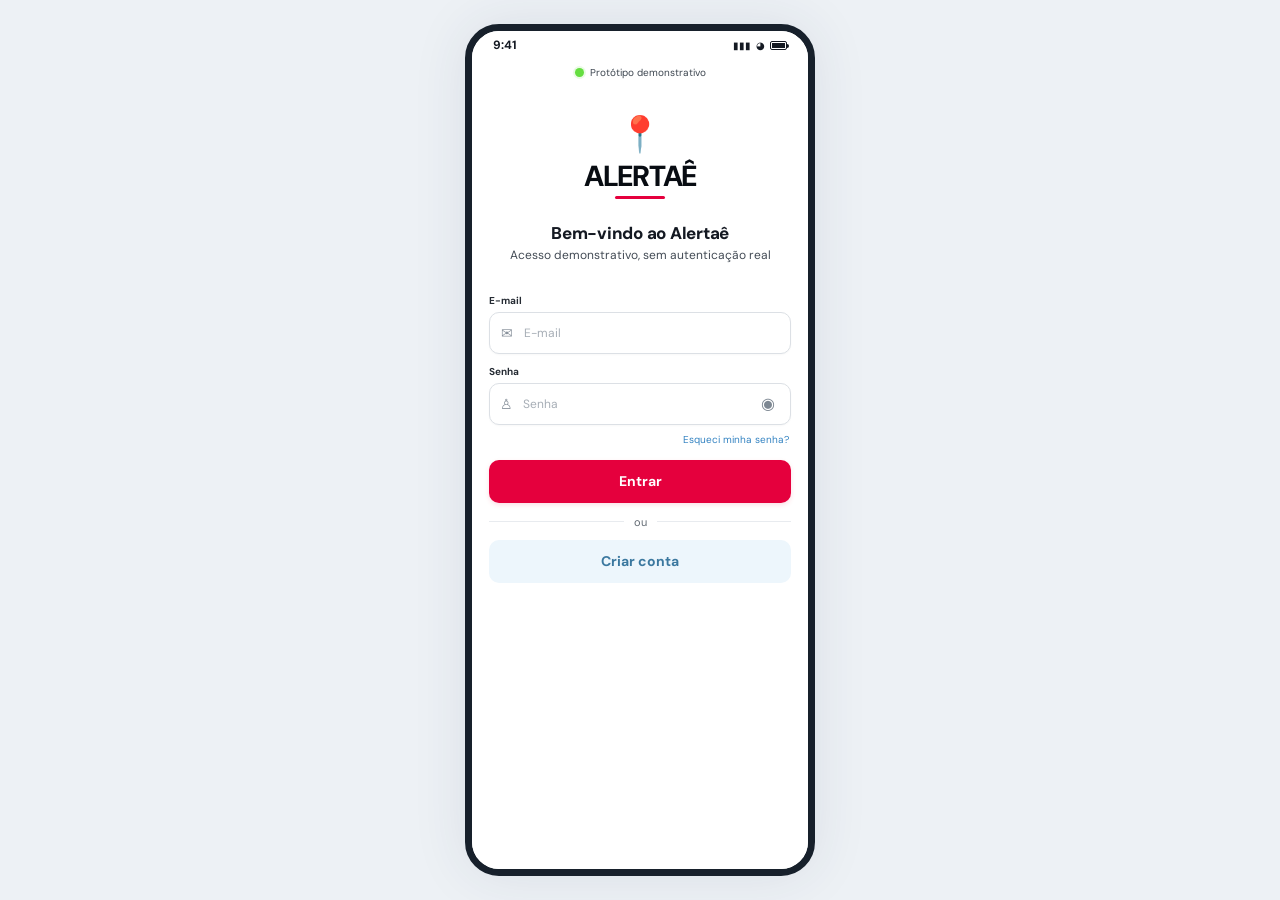
<file: front/index.html>
<!doctype html>
<html lang="pt-BR">
  <head>
    <meta charset="utf-8">
    <meta name="viewport" content="width=device-width, initial-scale=1">
    <meta name="theme-color" content="#ffffff">
    <meta name="description" content="Alertaê — protótipo demonstrativo de alertas e ocorrências.">
    <meta http-equiv="refresh" content="0; url=./html/index.html">
    <title>Alertaê</title>
    <script>
      window.location.replace("./html/index.html");
    </script>
  </head>
  <body>
    <p>Redirecionando para o Alertaê…</p>
    <a href="./html/index.html">Abrir Alertaê</a>
  </body>
</html>
</file>
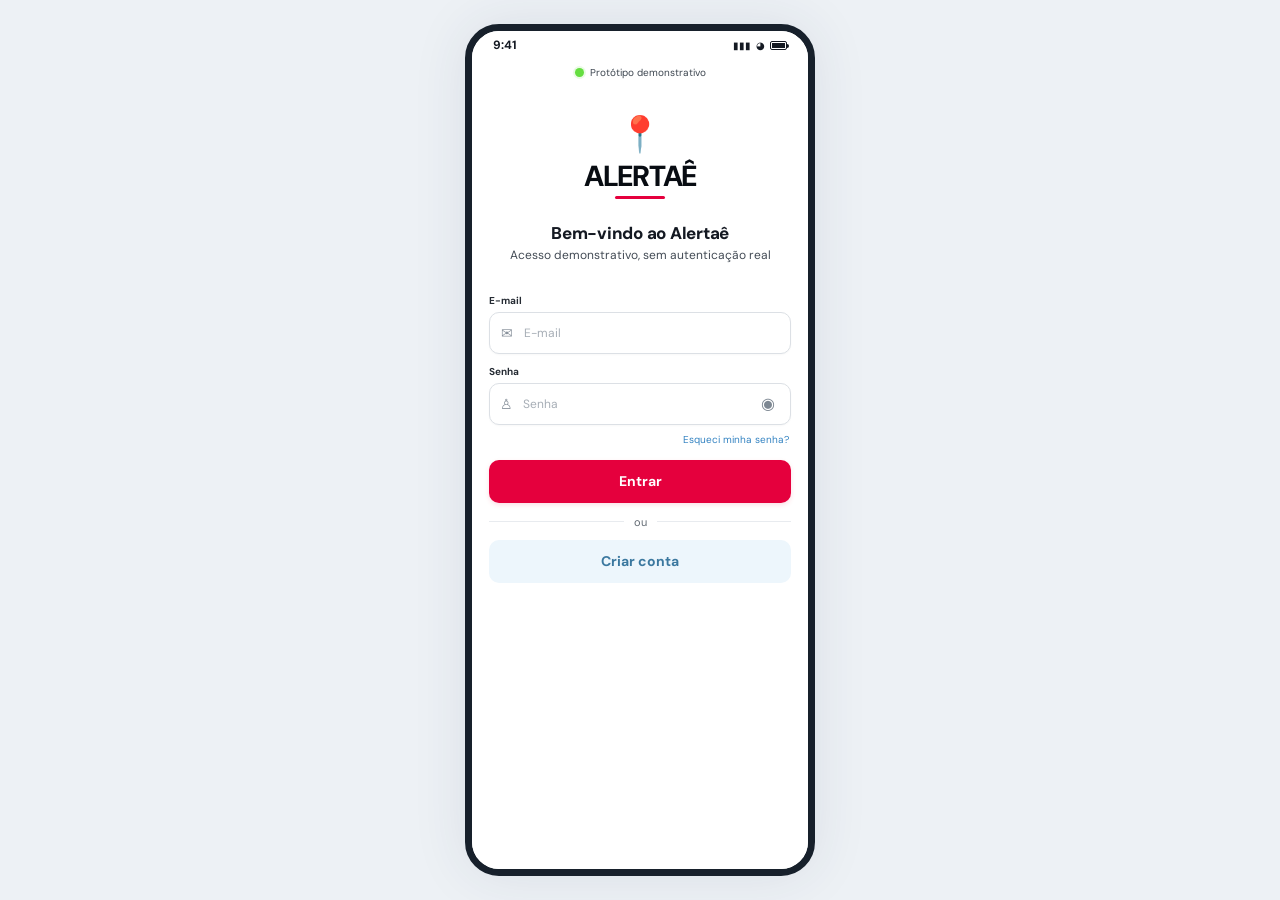
<file: front/html/index.html>
<!doctype html>
<html lang="pt-BR">
  <head>
    <meta charset="utf-8">
    <meta name="viewport" content="width=device-width, initial-scale=1, viewport-fit=cover">
    <meta name="theme-color" content="#ffffff">
    <meta name="description" content="Alertaê: alertas, ocorrências e ajuda em tempo real na sua cidade.">
    <title>Alertaê — segurança em tempo real</title>
    <link rel="preconnect" href="https://fonts.googleapis.com">
    <link rel="preconnect" href="https://fonts.gstatic.com" crossorigin>
    <link href="https://fonts.googleapis.com/css2?family=DM+Sans:wght@400;500;600;700;800&display=swap" rel="stylesheet">
    <link rel="stylesheet" href="../css/base.css?v=20261021-mapas">
    <link rel="stylesheet" href="../css/login.css?v=20261021-mapas">
    <script defer src="../js/aplicacao.js?v=20261021-mapas"></script>
  </head>
  <body>
    <main class="device" id="app">
      <div class="status-bar" aria-label="Barra de status">
        <span>9:41</span>
        <div class="status-icons" aria-hidden="true"><i>▮▮▮</i><i>◕</i><i class="battery"></i></div>
      </div>
      <div class="online-strip">
        <span class="online-dot"></span>
        <span>Protótipo demonstrativo</span>
      </div>
      <section class="screen active" id="screen-login" aria-label="Entrar">
        <div class="auth-brand">
          <span class="brand-pin" aria-hidden="true">📍</span>
          <div class="wordmark">ALERTAÊ</div>
          <div class="brand-underline"></div>
        </div>
        <div class="auth-heading">
          <h1>Bem-vindo ao Alertaê</h1>
          <p>Acesso demonstrativo, sem autenticação real</p>
        </div>
        <form class="form-stack" id="login-form" action="mapa.html" method="get">
          <label class="field-label" for="login-email">E-mail</label>
          <div class="input-wrap">
            <span aria-hidden="true">✉</span>
            <input id="login-email" type="email" placeholder="E-mail" autocomplete="email" required>
          </div>
          <label class="field-label" for="login-password">Senha</label>
          <div class="input-wrap">
            <span aria-hidden="true">♙</span>
            <input id="login-password" type="password" placeholder="Senha" autocomplete="current-password" required>
            <button class="input-action" type="button" data-toggle-password="login-password" aria-label="Mostrar senha">◉</button>
          </div>
          <a class="text-link forgot-link" href="recuperar-senha.html">Esqueci minha senha?</a>
          <button class="primary-button" type="submit">Entrar</button>
        </form>
        <div class="or-separator">
          <span>ou</span>
        </div>
        <a class="soft-button full-button auth-navigation" href="cadastro.html">Criar conta</a>
      </section>
      <div class="toast" id="toast" role="status" aria-live="polite"></div>
      <div class="modal-backdrop" id="modal-backdrop" hidden>
        <div class="confirm-modal" role="dialog" aria-modal="true" aria-labelledby="modal-title">
          <span class="modal-emblem">!</span>
          <h2 id="modal-title">Simular pedido de ajuda?</h2>
          <p>Esta é uma demonstração. Nenhum pedido ou localização será enviado a uma central.</p>
          <div class="modal-actions">
            <button class="soft-button" data-close-modal>Cancelar</button>
            <button class="primary-button" id="confirm-sos">Simular SOS</button>
          </div>
        </div>
      </div>
    </main>
  </body>
</html>
</file>
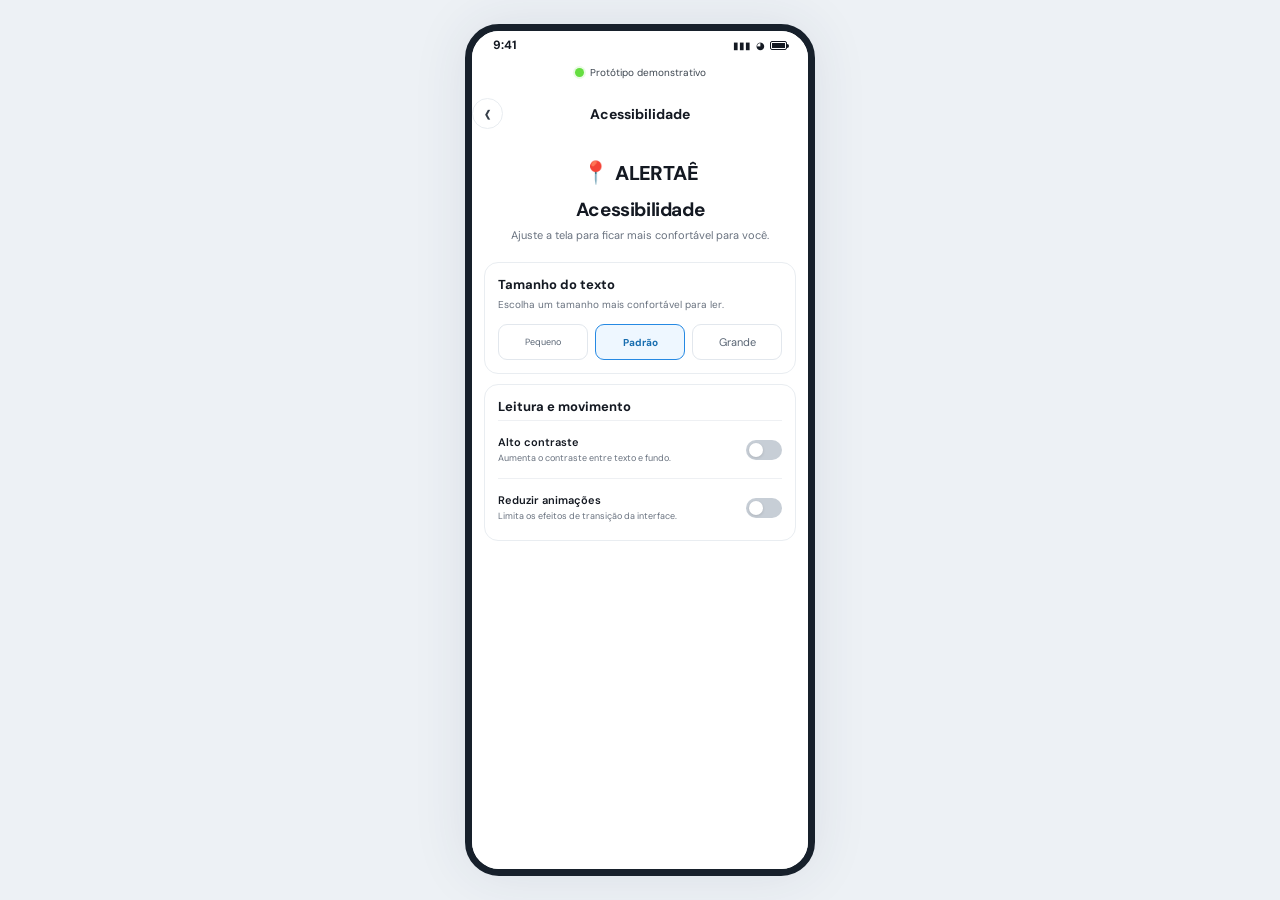
<file: front/html/acessibilidade.html>
<!doctype html>
<html lang="pt-BR">
  <head>
    <meta charset="utf-8">
    <meta name="viewport" content="width=device-width, initial-scale=1, viewport-fit=cover">
    <meta name="theme-color" content="#ffffff">
    <meta name="description" content="Preferências da sua conta Alertaê.">
    <title>Alertaê — preferências</title>
    <link rel="preconnect" href="https://fonts.googleapis.com">
    <link rel="preconnect" href="https://fonts.gstatic.com" crossorigin>
    <link href="https://fonts.googleapis.com/css2?family=DM+Sans:wght@400;500;600;700;800&display=swap" rel="stylesheet">
    <link rel="stylesheet" href="../css/base.css?v=20261021-mapas">
    <link rel="stylesheet" href="../css/preferencias-compartilhadas.css?v=20261021-mapas">
    <link rel="stylesheet" href="../css/acessibilidade.css?v=20261021-mapas">
    <script defer src="../js/aplicacao.js?v=20261021-mapas"></script>
  </head>
  <body>
    <main class="device" id="app">
      <div class="status-bar" aria-label="Barra de status">
        <span>9:41</span>
        <div class="status-icons" aria-hidden="true"><i>▮▮▮</i><i>◕</i><i class="battery"></i></div>
      </div>
      <div class="online-strip"><span class="online-dot"></span><span>Protótipo demonstrativo</span></div>
      <section class="screen active content-screen" aria-label="Acessibilidade">
        <header class="content-header">
          <button class="back-button" type="button" data-screen="settings" aria-label="Voltar às configurações">‹</button>
          <div class="header-title">Acessibilidade</div>
          <div class="header-spacer" aria-hidden="true"></div>
        </header>
        <div class="preferences-page">
          <div class="faq-brand"><span>📍</span><strong>ALERTAÊ</strong></div>
          <h1>Acessibilidade</h1>
          <p class="preferences-intro">Ajuste a tela para ficar mais confortável para você.</p>
          <section class="preference-card">
            <h2>Tamanho do texto</h2>
            <p>Escolha um tamanho mais confortável para ler.</p>
            <div class="choice-row" role="group" aria-label="Tamanho do texto">
              <button class="choice-button" type="button" data-text-size="small">Pequeno</button>
              <button class="choice-button selected" type="button" data-text-size="normal">Padrão</button>
              <button class="choice-button" type="button" data-text-size="large">Grande</button>
            </div>
          </section>
          <section class="preference-card preference-list">
            <h2>Leitura e movimento</h2>
            <label class="preference-row"><div><strong>Alto contraste</strong><small>Aumenta o contraste entre texto e fundo.</small></div><input type="checkbox" data-accessibility="contrast"><i></i></label>
            <label class="preference-row"><div><strong>Reduzir animações</strong><small>Limita os efeitos de transição da interface.</small></div><input type="checkbox" data-accessibility="motion"><i></i></label>
          </section>
        </div>
      </section>
      <div class="toast" id="toast" role="status" aria-live="polite"></div>
    </main>
  </body>
</html>
</file>
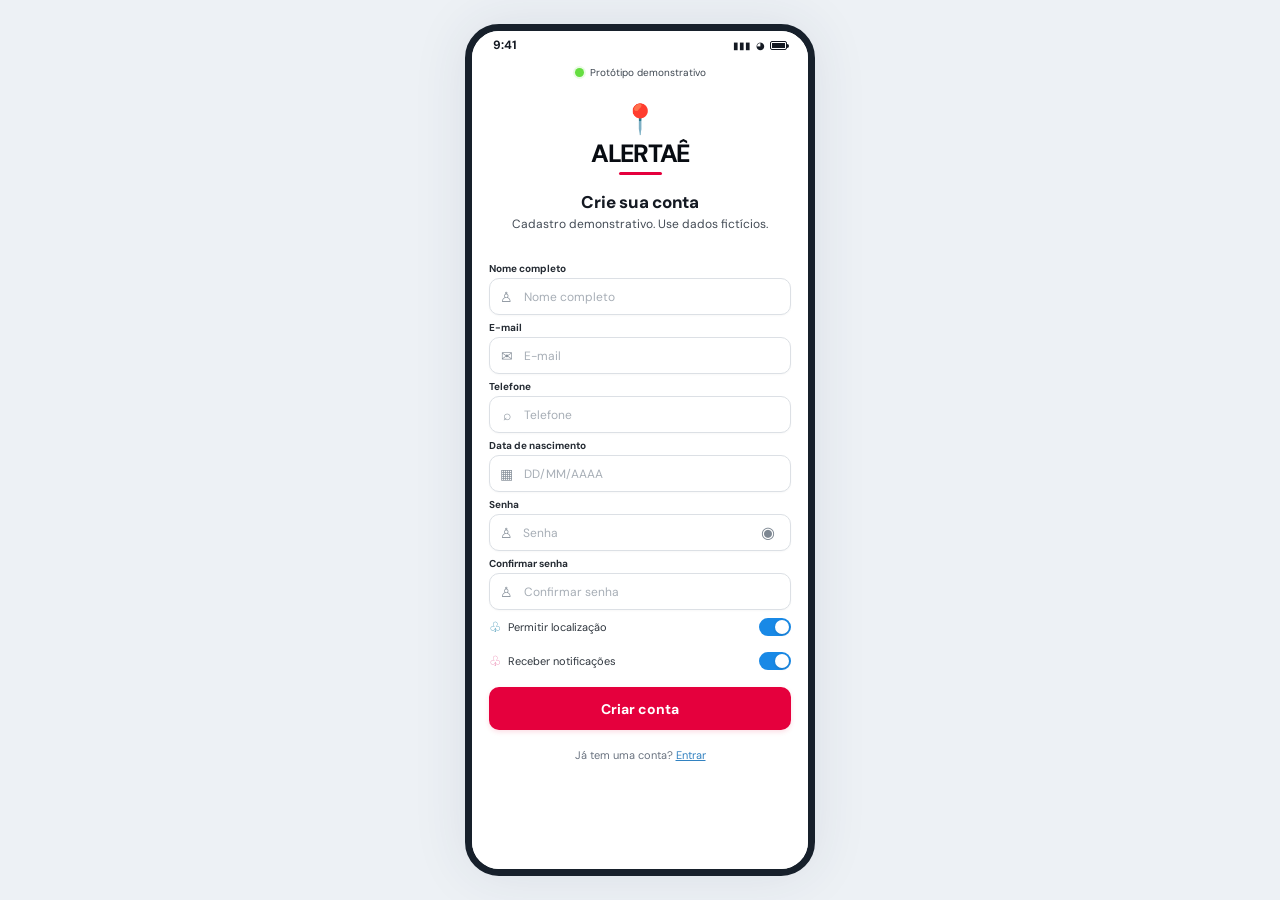
<file: front/html/cadastro.html>
<!doctype html>
<html lang="pt-BR">
  <head>
    <meta charset="utf-8">
    <meta name="viewport" content="width=device-width, initial-scale=1, viewport-fit=cover">
    <meta name="theme-color" content="#ffffff">
    <meta name="description" content="Alertaê: alertas, ocorrências e ajuda em tempo real na sua cidade.">
    <title>Alertaê — segurança em tempo real</title>
    <link rel="preconnect" href="https://fonts.googleapis.com">
    <link rel="preconnect" href="https://fonts.gstatic.com" crossorigin>
    <link href="https://fonts.googleapis.com/css2?family=DM+Sans:wght@400;500;600;700;800&display=swap" rel="stylesheet">
    <link rel="stylesheet" href="../css/base.css?v=20261021-mapas">
    <link rel="stylesheet" href="../css/cadastro.css?v=20261021-mapas">
    <script defer src="../js/aplicacao.js?v=20261021-mapas"></script>
  </head>
  <body>
    <main class="device" id="app">
      <div class="status-bar" aria-label="Barra de status">
        <span>9:41</span>
        <div class="status-icons" aria-hidden="true"><i>▮▮▮</i><i>◕</i><i class="battery"></i></div>
      </div>
      <div class="online-strip">
        <span class="online-dot"></span>
        <span>Protótipo demonstrativo</span>
      </div>
      <section class="screen active" id="screen-signup" aria-label="Criar conta">
        <div class="auth-brand compact-brand">
          <span class="brand-pin" aria-hidden="true">📍</span>
          <div class="wordmark">ALERTAÊ</div>
          <div class="brand-underline"></div>
        </div>
        <div class="auth-heading">
          <h1>Crie sua conta</h1>
          <p>Cadastro demonstrativo. Use dados fictícios.</p>
        </div>
        <form class="form-stack signup-form" id="signup-form">
          <label class="field-label" for="signup-name">Nome completo</label>
          <div class="input-wrap">
            <span>♙</span>
            <input id="signup-name" placeholder="Nome completo" autocomplete="name" required>
          </div>
          <label class="field-label" for="signup-email">E-mail</label>
          <div class="input-wrap">
            <span>✉</span>
            <input id="signup-email" type="email" placeholder="E-mail" autocomplete="email" required>
          </div>
          <label class="field-label" for="signup-phone">Telefone</label>
          <div class="input-wrap">
            <span>⌕</span>
            <input id="signup-phone" type="tel" placeholder="Telefone" autocomplete="tel">
          </div>
          <label class="field-label" for="signup-birth">Data de nascimento</label>
          <div class="input-wrap">
            <span>▦</span>
            <input id="signup-birth" type="text" placeholder="DD/MM/AAAA" inputmode="numeric">
          </div>
          <label class="field-label" for="signup-password">Senha</label>
          <div class="input-wrap">
            <span>♙</span>
            <input id="signup-password" type="password" placeholder="Senha" required minlength="6">
            <button class="input-action" type="button" data-toggle-password="signup-password" aria-label="Mostrar senha">◉</button>
          </div>
          <label class="field-label" for="signup-confirm">Confirmar senha</label>
          <div class="input-wrap">
            <span>♙</span>
            <input id="signup-confirm" type="password" placeholder="Confirmar senha" required minlength="6">
          </div>
          <label class="switch-row"><div><span class="row-icon blue">♧</span>Permitir localização</div><input type="checkbox" checked><i></i></label>
          <label class="switch-row"><div><span class="row-icon pink">♧</span>Receber notificações</div><input type="checkbox" checked><i></i></label>
          <button class="primary-button" type="submit">Criar conta</button>
        </form>
        <p class="auth-footnote">Já tem uma conta? <a class="text-link" href="index.html">Entrar</a>
        </p>
      </section>
      <div class="toast" id="toast" role="status" aria-live="polite"></div>
      <div class="modal-backdrop" id="modal-backdrop" hidden>
        <div class="confirm-modal" role="dialog" aria-modal="true" aria-labelledby="modal-title">
          <span class="modal-emblem">!</span>
          <h2 id="modal-title">Simular pedido de ajuda?</h2>
          <p>Esta é uma demonstração. Nenhum pedido ou localização será enviado a uma central.</p>
          <div class="modal-actions">
            <button class="soft-button" data-close-modal>Cancelar</button>
            <button class="primary-button" id="confirm-sos">Simular SOS</button>
          </div>
        </div>
      </div>
    </main>
  </body>
</html>
</file>
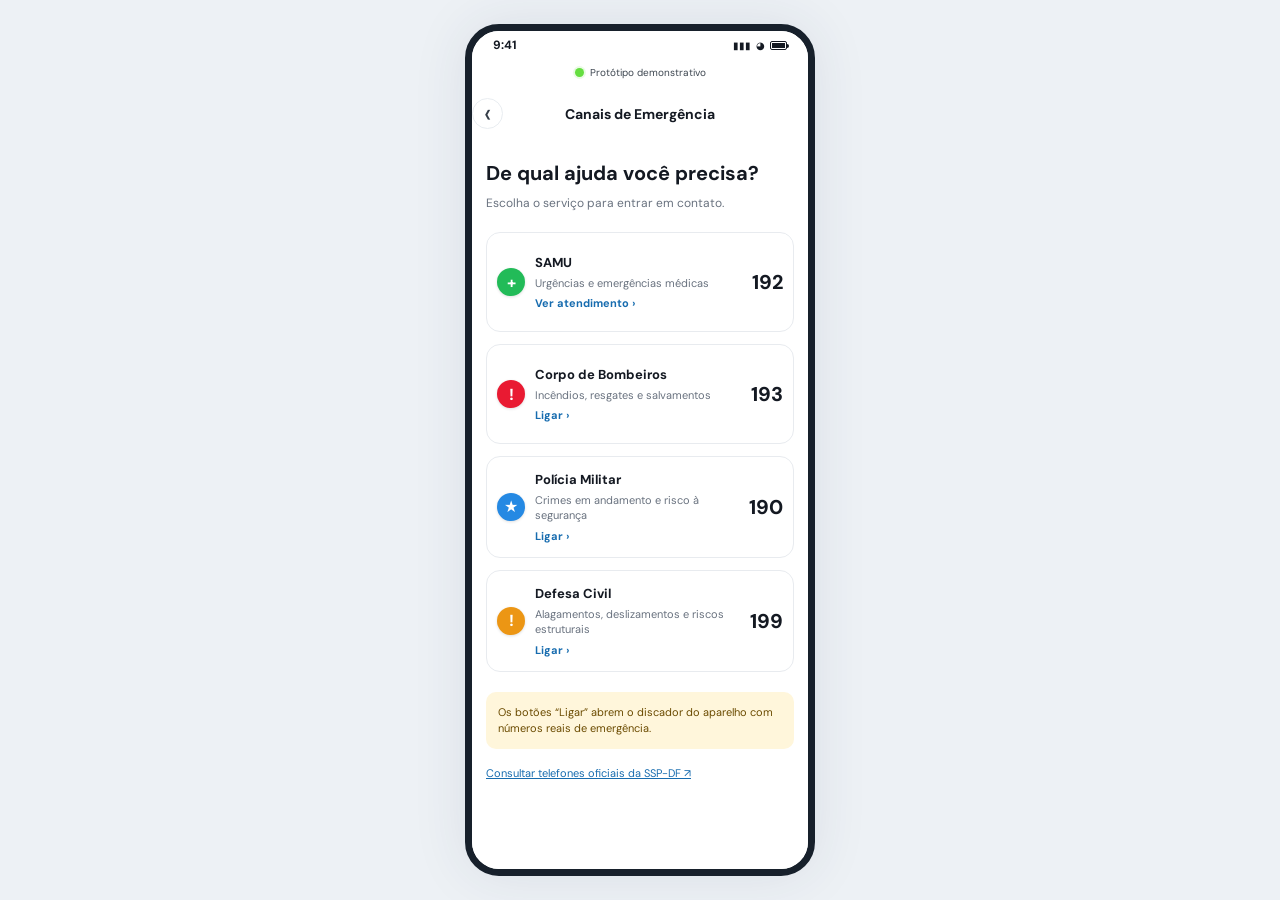
<file: front/html/canais-emergencia.html>
<!doctype html>
<html lang="pt-BR">
  <head>
    <meta charset="utf-8">
    <meta name="viewport" content="width=device-width, initial-scale=1, viewport-fit=cover">
    <meta name="theme-color" content="#ffffff">
    <meta name="description" content="Canais de emergência: SAMU, Polícia Militar, Bombeiros e Defesa Civil.">
    <title>Canais de Emergência — Alertaê</title>
    <link rel="preconnect" href="https://fonts.googleapis.com">
    <link rel="preconnect" href="https://fonts.gstatic.com" crossorigin>
    <link href="https://fonts.googleapis.com/css2?family=DM+Sans:wght@400;500;600;700;800&display=swap" rel="stylesheet">
    <link rel="stylesheet" href="../css/base.css?v=20261021-mapas">
    <link rel="stylesheet" href="../css/canais-emergencia.css?v=20261021-mapas">
    <script defer src="../js/aplicacao.js?v=20261021-mapas"></script>
  </head>
  <body>
    <main class="device" id="app">
      <div class="status-bar" aria-label="Barra de status">
        <span>9:41</span>
        <div class="status-icons" aria-hidden="true"><i>▮▮▮</i><i>◕</i><i class="battery"></i></div>
      </div>
      <div class="online-strip"><span class="online-dot"></span><span>Protótipo demonstrativo</span></div>
      <section class="screen active content-screen" aria-labelledby="channels-title">
        <header class="content-header">
          <button class="back-button" type="button" data-screen="sos" aria-label="Voltar ao SOS">‹</button>
          <div class="header-title">Canais de Emergência</div>
          <div class="header-spacer" aria-hidden="true"></div>
        </header>
        <div class="channels-content">
          <h1 id="channels-title">De qual ajuda você precisa?</h1>
          <p>Escolha o serviço para entrar em contato.</p>
          <nav class="channels-list" aria-label="Serviços de emergência">
            <a class="channel-card" href="samu.html">
              <span class="category-icon green" aria-hidden="true">+</span>
              <span class="channel-copy"><strong>SAMU</strong><small>Urgências e emergências médicas</small><span class="channel-action">Ver atendimento ›</span></span>
              <span class="channel-number">192</span>
            </a>
            <a class="channel-card" href="tel:193" aria-label="Ligar para o Corpo de Bombeiros, 193">
              <span class="category-icon red" aria-hidden="true">!</span>
              <span class="channel-copy"><strong>Corpo de Bombeiros</strong><small>Incêndios, resgates e salvamentos</small><span class="channel-action">Ligar ›</span></span>
              <span class="channel-number">193</span>
            </a>
            <a class="channel-card" href="tel:190" aria-label="Ligar para a Polícia Militar, 190">
              <span class="category-icon blue" aria-hidden="true">★</span>
              <span class="channel-copy"><strong>Polícia Militar</strong><small>Crimes em andamento e risco à segurança</small><span class="channel-action">Ligar ›</span></span>
              <span class="channel-number">190</span>
            </a>
            <a class="channel-card" href="tel:199" aria-label="Ligar para a Defesa Civil, 199">
              <span class="category-icon amber" aria-hidden="true">!</span>
              <span class="channel-copy"><strong>Defesa Civil</strong><small>Alagamentos, deslizamentos e riscos estruturais</small><span class="channel-action">Ligar ›</span></span>
              <span class="channel-number">199</span>
            </a>
          </nav>
          <p class="channels-notice">Os botões “Ligar” abrem o discador do aparelho com números reais de emergência.</p>
          <a class="channels-source" href="https://www.ssp.df.gov.br/emergencia-190-193-e-199" target="_blank" rel="noopener noreferrer">Consultar telefones oficiais da SSP-DF ↗</a>
        </div>
      </section>
      <div class="toast" id="toast" role="status" aria-live="polite"></div>
    </main>
  </body>
</html>
</file>
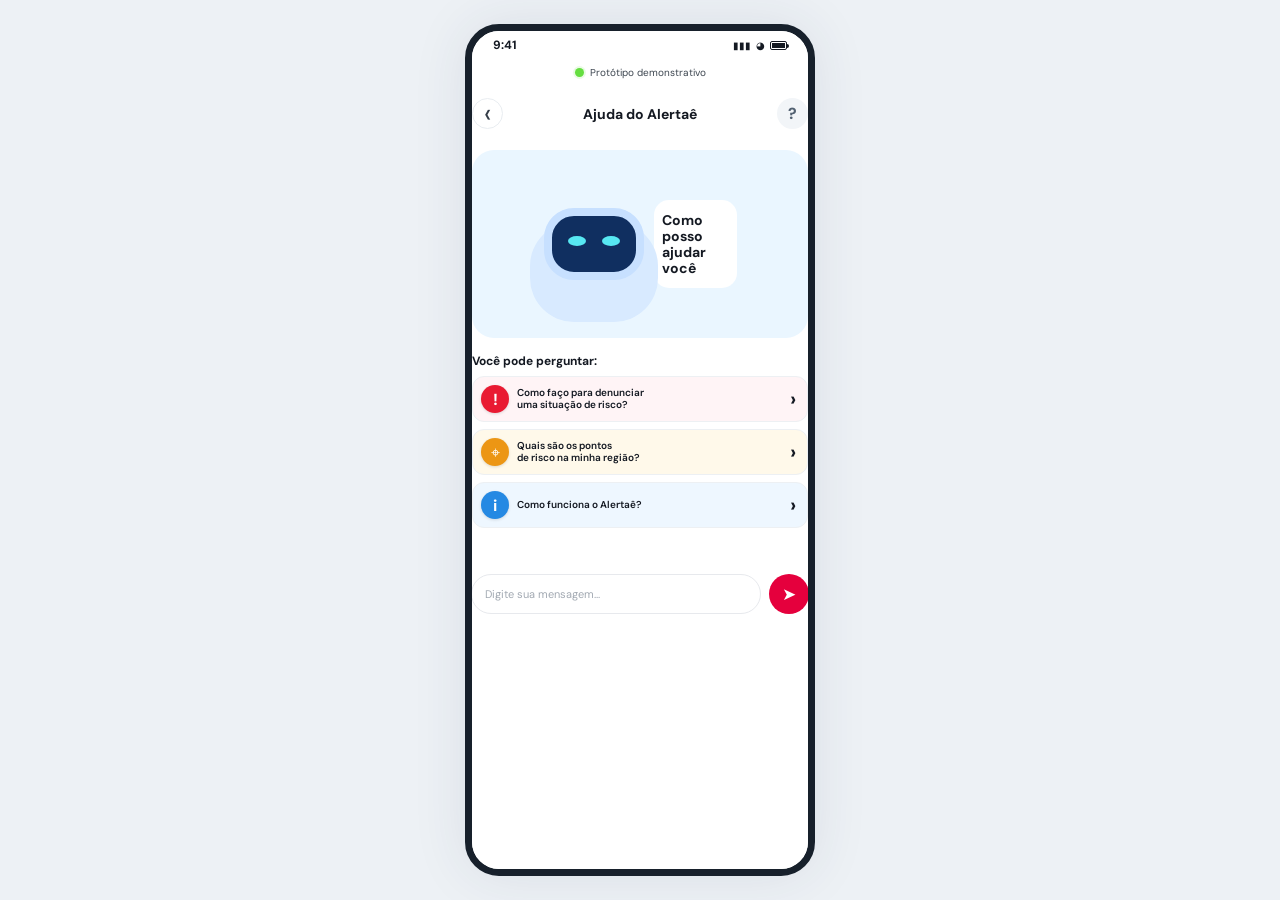
<file: front/html/chatbot.html>
<!doctype html>
<html lang="pt-BR">
  <head>
    <meta charset="utf-8">
    <meta name="viewport" content="width=device-width, initial-scale=1, viewport-fit=cover">
    <meta name="theme-color" content="#ffffff">
    <meta name="description" content="Alertaê: alertas, ocorrências e ajuda em tempo real na sua cidade.">
    <title>Alertaê — segurança em tempo real</title>
    <link rel="preconnect" href="https://fonts.googleapis.com">
    <link rel="preconnect" href="https://fonts.gstatic.com" crossorigin>
    <link href="https://fonts.googleapis.com/css2?family=DM+Sans:wght@400;500;600;700;800&display=swap" rel="stylesheet">
    <link rel="stylesheet" href="../css/base.css?v=20261021-mapas">
    <link rel="stylesheet" href="../css/chatbot.css?v=20261021-mapas">
    <script defer src="../js/aplicacao.js?v=20261021-mapas"></script>
  </head>
  <body>
    <main class="device" id="app">
      <div class="status-bar" aria-label="Barra de status">
        <span>9:41</span>
        <div class="status-icons" aria-hidden="true"><i>▮▮▮</i><i>◕</i><i class="battery"></i></div>
      </div>
      <div class="online-strip">
        <span class="online-dot"></span>
        <span>Protótipo demonstrativo</span>
      </div>
      <section class="screen active content-screen" id="screen-chat" aria-label="Chatbot Alertaê">
        <header class="content-header">
          <button class="back-button" data-screen="map" aria-label="Voltar">‹</button>
          <div class="header-title">Ajuda do Alertaê</div>
          <button class="header-icon" data-screen="faq" aria-label="Perguntas frequentes">?</button>
        </header>
        <div class="chat-body">
          <div class="bot-card">
            <div class="bot-avatar" role="img" aria-label="Assistente virtual"></div>
            <strong>Como posso<br>ajudar você</strong>
          </div>
          <p class="prompt-label">Você pode perguntar:</p>
          <div class="quick-prompts">
            <button data-prompt="Como faço para denunciar uma situação de risco?" class="quick-prompt">
              <i class="category-icon red">!</i>
              <div>Como faço para denunciar<br>uma situação de risco?</div>
              <b>›</b>
            </button>
            <button data-prompt="Quais são os pontos de risco na minha região?" class="quick-prompt">
              <i class="category-icon amber">⌖</i>
              <div>Quais são os pontos<br>de risco na minha região?</div>
              <b>›</b>
            </button>
            <button data-prompt="Como funciona o Alertaê?" class="quick-prompt">
              <i class="category-icon blue">i</i>
              <div>Como funciona o Alertaê?</div>
              <b>›</b>
            </button>
          </div>
          <div class="chat-messages" id="chat-messages" role="log" aria-live="polite" aria-label="Conversa demonstrativa"></div>
        </div>
        <form class="chat-compose" id="chat-form">
          <input id="chat-input" aria-label="Mensagem para o assistente demonstrativo" maxlength="1000" placeholder="Digite sua mensagem..." autocomplete="off">
          <button type="submit" aria-label="Enviar mensagem">➤</button>
        </form>
      </section>
      <div class="toast" id="toast" role="status" aria-live="polite"></div>
      <div class="modal-backdrop" id="modal-backdrop" hidden>
        <div class="confirm-modal" role="dialog" aria-modal="true" aria-labelledby="modal-title">
          <span class="modal-emblem">!</span>
          <h2 id="modal-title">Simular pedido de ajuda?</h2>
          <p>Esta é uma demonstração. Nenhum pedido ou localização será enviado a uma central.</p>
          <div class="modal-actions">
            <button class="soft-button" data-close-modal>Cancelar</button>
            <button class="primary-button" id="confirm-sos">Simular SOS</button>
          </div>
        </div>
      </div>
    </main>
  </body>
</html>
</file>
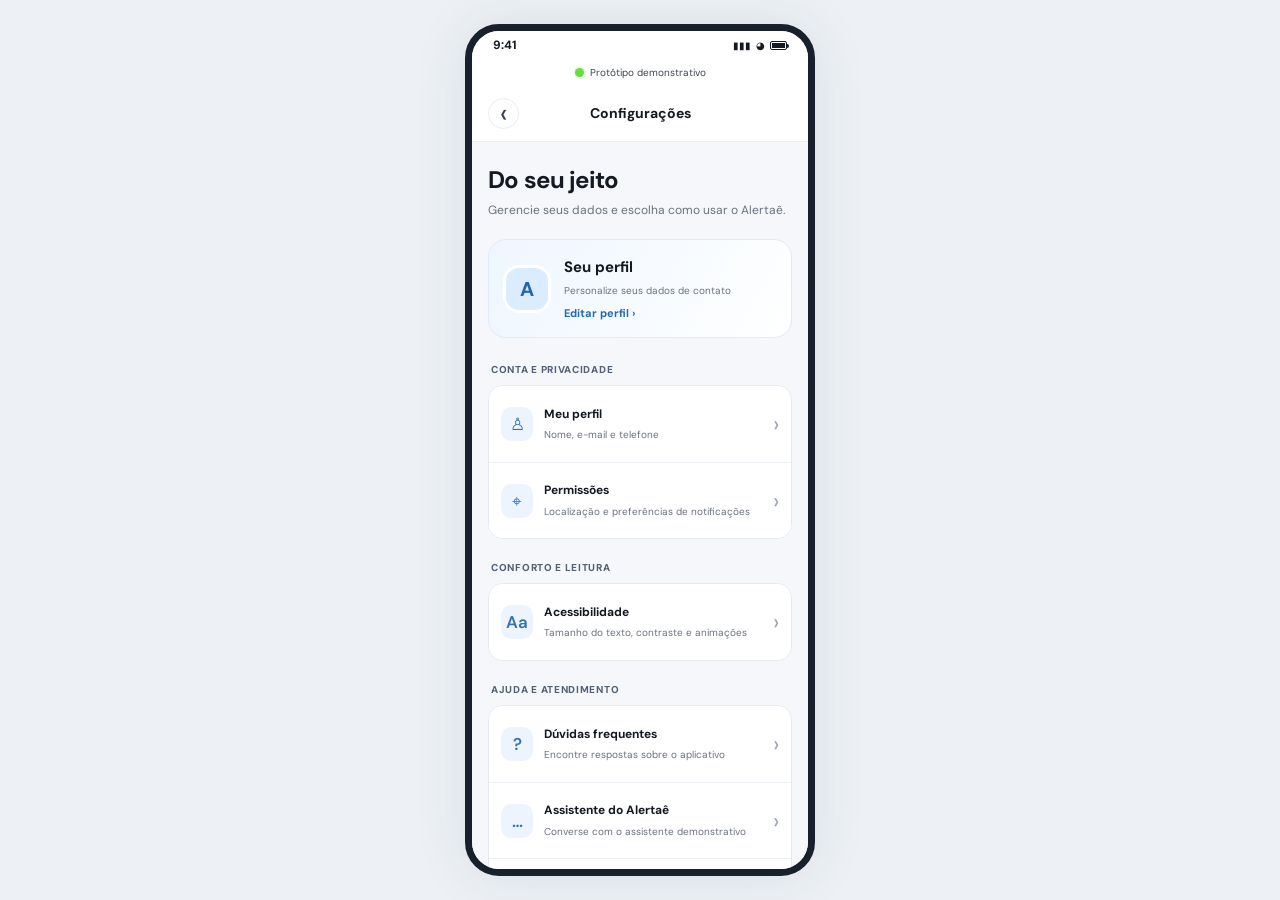
<file: front/html/configuracoes.html>
<!doctype html>
<html lang="pt-BR">
  <head>
    <meta charset="utf-8">
    <meta name="viewport" content="width=device-width, initial-scale=1, viewport-fit=cover">
    <meta name="theme-color" content="#ffffff">
    <meta name="description" content="Alertaê: alertas, ocorrências e ajuda em tempo real na sua cidade.">
    <title>Configurações — Alertaê</title>
    <link rel="preconnect" href="https://fonts.googleapis.com">
    <link rel="preconnect" href="https://fonts.gstatic.com" crossorigin>
    <link href="https://fonts.googleapis.com/css2?family=DM+Sans:wght@400;500;600;700;800&display=swap" rel="stylesheet">
    <link rel="stylesheet" href="../css/base.css?v=20261021-mapas">
    <link rel="stylesheet" href="../css/configuracoes.css?v=20261021-mapas">
    <script defer src="../js/aplicacao.js?v=20261021-mapas"></script>
  </head>
  <body>
    <main class="device" id="app">
      <div class="status-bar" aria-label="Barra de status">
        <span>9:41</span>
        <div class="status-icons" aria-hidden="true"><i>▮▮▮</i><i>◕</i><i class="battery"></i></div>
      </div>
      <div class="online-strip">
        <span class="online-dot"></span>
        <span>Online</span>
      </div>
      <section class="screen active content-screen" id="screen-settings" aria-label="Configurações">
        <header class="content-header">
          <button class="back-button" data-screen="map" aria-label="Voltar">‹</button>
          <div class="header-title">Configurações</div>
          <div class="header-spacer" aria-hidden="true"></div>
        </header>
        <div class="settings-body">
          <h1>Do seu jeito</h1>
          <p class="settings-intro">Gerencie seus dados e escolha como usar o Alertaê.</p>
          <button class="settings-profile" type="button" data-screen="profile" aria-label="Editar meu perfil">
            <span class="settings-avatar" id="settings-avatar" aria-hidden="true">A</span>
            <span class="setting-copy"><strong id="settings-profile-name">Seu perfil</strong><small id="settings-profile-email">Personalize seus dados de contato</small><span class="profile-edit">Editar perfil ›</span></span>
          </button>
          <div class="settings-list" id="settings-list"></div>
          <section class="settings-section" aria-labelledby="map-preferences-title">
            <h2 id="map-preferences-title">Seu mapa</h2>
            <div class="settings-card settings-map">
              <label class="map-style-label" for="settings-map-style">Estilo padrão</label>
              <p id="map-style-description">Escolha a aparência ao abrir o mapa.</p>
              <select id="settings-map-style" data-default-map-style aria-describedby="map-style-description">
                <option value="claro">Claro</option><option value="escuro">Escuro</option><option value="satelite">Satélite</option><option value="hibrido">Híbrido</option>
              </select>
              <label class="settings-toggle"><span class="setting-copy"><strong>Centralizar ao abrir</strong><small>Busca sua posição atual, com autorização do navegador. Desative para localizar apenas pelo botão do mapa.</small></span><input type="checkbox" data-auto-location checked><span class="toggle-track" aria-hidden="true"></span></label>
            </div>
          </section>
          <section class="settings-section" aria-labelledby="about-title">
            <h2 id="about-title">Sobre e privacidade</h2>
            <div class="settings-card settings-about">
              <details><summary>Como meus dados são usados?</summary><p>Perfil e preferências ficam no armazenamento deste navegador. Senhas não são salvas. A localização é usada para posicionar o mapa; não é enviada a uma central. O mapa carrega imagens de provedores externos.</p></details>
              <details><summary>O que funciona neste protótipo?</summary><p>As ocorrências são fictícias, o assistente usa respostas locais e o SOS é uma simulação. Não há autenticação real, envio de denúncias ou notificações. Os links de telefone nos canais de emergência abrem o discador com números reais.</p></details>
            </div>
          </section>
          <button class="signout-button" type="button" data-action="signout">Sair</button>
          <p class="settings-local-note">Suas preferências são salvas automaticamente neste navegador.</p>
          <p class="version-label">Alertaê • protótipo • versão 1.0</p>
        </div>
      </section>
      <div class="toast" id="toast" role="status" aria-live="polite"></div>
      <div class="modal-backdrop" id="modal-backdrop" hidden>
        <div class="confirm-modal" role="dialog" aria-modal="true" aria-labelledby="modal-title">
          <span class="modal-emblem">!</span>
          <h2 id="modal-title">pedido de ajuda?</h2>
          <p>Esta é uma demonstração. Nenhum pedido ou localização será enviado a uma central.</p>
          <div class="modal-actions">
            <button class="soft-button" data-close-modal>Cancelar</button>
            <button class="primary-button" id="confirm-sos">Simular SOS</button>
          </div>
        </div>
      </div>
    </main>
  </body>
</html>
</file>
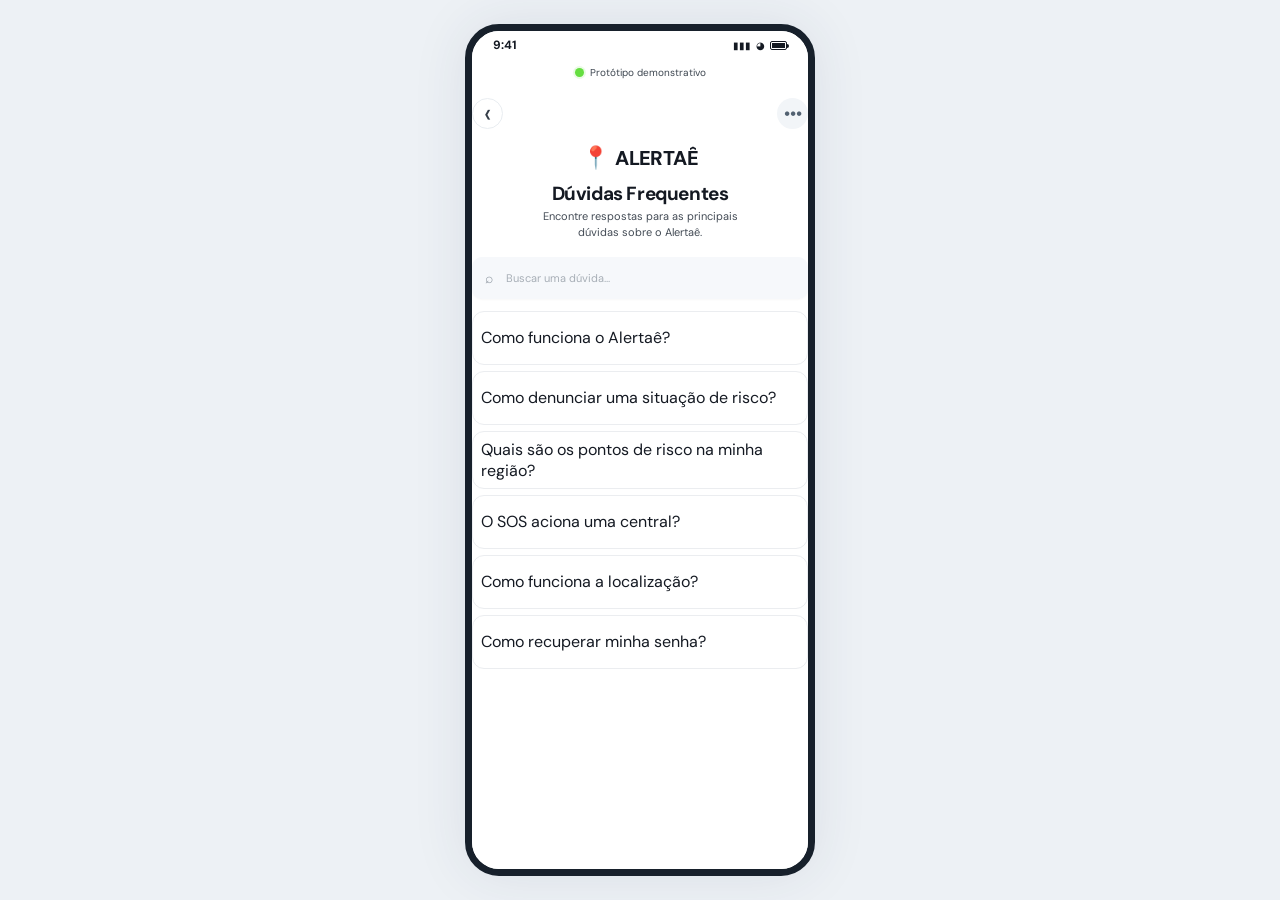
<file: front/html/duvidas-frequentes.html>
<!doctype html>
<html lang="pt-BR">
  <head>
    <meta charset="utf-8">
    <meta name="viewport" content="width=device-width, initial-scale=1, viewport-fit=cover">
    <meta name="theme-color" content="#ffffff">
    <meta name="description" content="Alertaê: alertas, ocorrências e ajuda em tempo real na sua cidade.">
    <title>Alertaê — segurança em tempo real</title>
    <link rel="preconnect" href="https://fonts.googleapis.com">
    <link rel="preconnect" href="https://fonts.gstatic.com" crossorigin>
    <link href="https://fonts.googleapis.com/css2?family=DM+Sans:wght@400;500;600;700;800&display=swap" rel="stylesheet">
    <link rel="stylesheet" href="../css/base.css?v=20261021-mapas">
    <link rel="stylesheet" href="../css/duvidas-frequentes.css?v=20261021-mapas">
    <script defer src="../js/aplicacao.js?v=20261021-mapas"></script>
  </head>
  <body>
    <main class="device" id="app">
      <div class="status-bar" aria-label="Barra de status">
        <span>9:41</span>
        <div class="status-icons" aria-hidden="true"><i>▮▮▮</i><i>◕</i><i class="battery"></i></div>
      </div>
      <div class="online-strip">
        <span class="online-dot"></span>
        <span>Protótipo demonstrativo</span>
      </div>
      <section class="screen active content-screen" id="screen-faq" aria-label="Dúvidas frequentes">
        <header class="content-header">
          <button class="back-button" data-screen="map" aria-label="Voltar">‹</button>
          <div class="header-spacer" aria-hidden="true"></div>
          <button class="header-icon" data-screen="chat" aria-label="Abrir chatbot">•••</button>
        </header>
        <div class="faq-body">
          <div class="faq-brand">
            <span>📍</span>
            <strong>ALERTAÊ</strong>
          </div>
          <h1>Dúvidas Frequentes</h1>
          <p>Encontre respostas para as principais<br>dúvidas sobre o Alertaê.</p>
          <div class="input-wrap search-wrap">
            <span>⌕</span>
            <input id="faq-search" aria-label="Buscar dúvida" placeholder="Buscar uma dúvida...">
          </div>
          <div class="faq-list" id="faq-list"></div>
        </div>
      </section>
      <div class="toast" id="toast" role="status" aria-live="polite"></div>
      <div class="modal-backdrop" id="modal-backdrop" hidden>
        <div class="confirm-modal" role="dialog" aria-modal="true" aria-labelledby="modal-title">
          <span class="modal-emblem">!</span>
          <h2 id="modal-title">Simular pedido de ajuda?</h2>
          <p>Esta é uma demonstração. Nenhum pedido ou localização será enviado a uma central.</p>
          <div class="modal-actions">
            <button class="soft-button" data-close-modal>Cancelar</button>
            <button class="primary-button" id="confirm-sos">Simular SOS</button>
          </div>
        </div>
      </div>
    </main>
  </body>
</html>
</file>
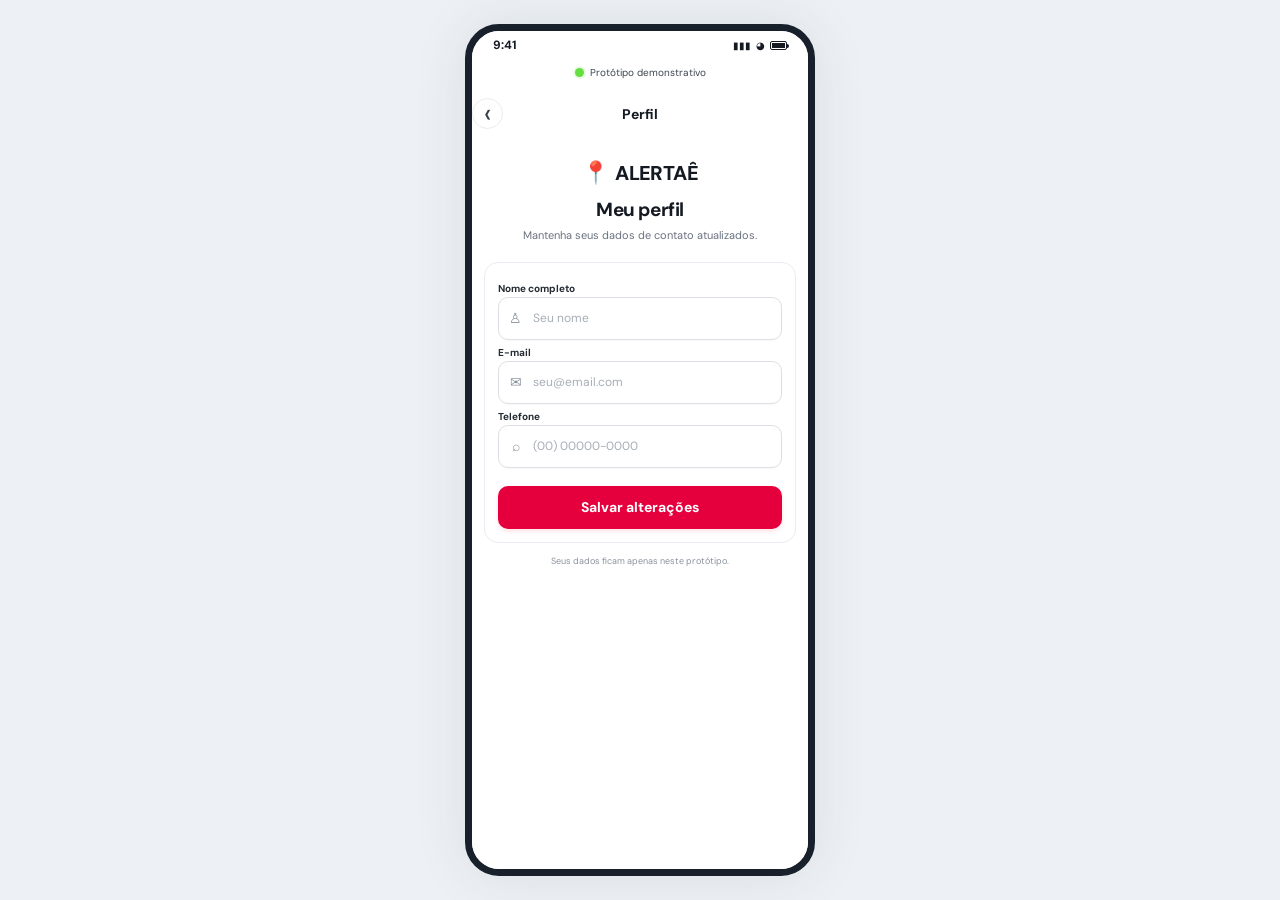
<file: front/html/perfil.html>
<!doctype html>
<html lang="pt-BR">
  <head>
    <meta charset="utf-8">
    <meta name="viewport" content="width=device-width, initial-scale=1, viewport-fit=cover">
    <meta name="theme-color" content="#ffffff">
    <meta name="description" content="Preferências da sua conta Alertaê.">
    <title>Alertaê — preferências</title>
    <link rel="preconnect" href="https://fonts.googleapis.com">
    <link rel="preconnect" href="https://fonts.gstatic.com" crossorigin>
    <link href="https://fonts.googleapis.com/css2?family=DM+Sans:wght@400;500;600;700;800&display=swap" rel="stylesheet">
    <link rel="stylesheet" href="../css/base.css?v=20261021-mapas">
    <link rel="stylesheet" href="../css/preferencias-compartilhadas.css?v=20261021-mapas">
    <link rel="stylesheet" href="../css/perfil.css?v=20261021-mapas">
    <script defer src="../js/aplicacao.js?v=20261021-mapas"></script>
  </head>
  <body>
    <main class="device" id="app">
      <div class="status-bar" aria-label="Barra de status">
        <span>9:41</span>
        <div class="status-icons" aria-hidden="true"><i>▮▮▮</i><i>◕</i><i class="battery"></i></div>
      </div>
      <div class="online-strip"><span class="online-dot"></span><span>Protótipo demonstrativo</span></div>
      <section class="screen active content-screen" aria-label="Perfil">
        <header class="content-header">
          <button class="back-button" type="button" data-screen="settings" aria-label="Voltar às configurações">‹</button>
          <div class="header-title">Perfil</div>
          <div class="header-spacer" aria-hidden="true"></div>
        </header>
        <div class="preferences-page">
          <div class="faq-brand"><span>📍</span><strong>ALERTAÊ</strong></div>
          <h1>Meu perfil</h1>
          <p class="preferences-intro">Mantenha seus dados de contato atualizados.</p>
          <form class="profile-form preference-card" id="profile-form">
            <label class="field-label" for="profile-name">Nome completo</label>
            <div class="input-wrap"><span aria-hidden="true">♙</span><input id="profile-name" name="name" autocomplete="name" placeholder="Seu nome" required></div>
            <label class="field-label" for="profile-email">E-mail</label>
            <div class="input-wrap"><span aria-hidden="true">✉</span><input id="profile-email" name="email" type="email" autocomplete="email" placeholder="seu@email.com" required></div>
            <label class="field-label" for="profile-phone">Telefone</label>
            <div class="input-wrap"><span aria-hidden="true">⌕</span><input id="profile-phone" name="phone" type="tel" autocomplete="tel" placeholder="(00) 00000-0000"></div>
            <button class="primary-button" type="submit">Salvar alterações</button>
          </form>
          <p class="profile-note">Seus dados ficam apenas neste protótipo.</p>
        </div>
      </section>
      <div class="toast" id="toast" role="status" aria-live="polite"></div>
    </main>
  </body>
</html>
</file>
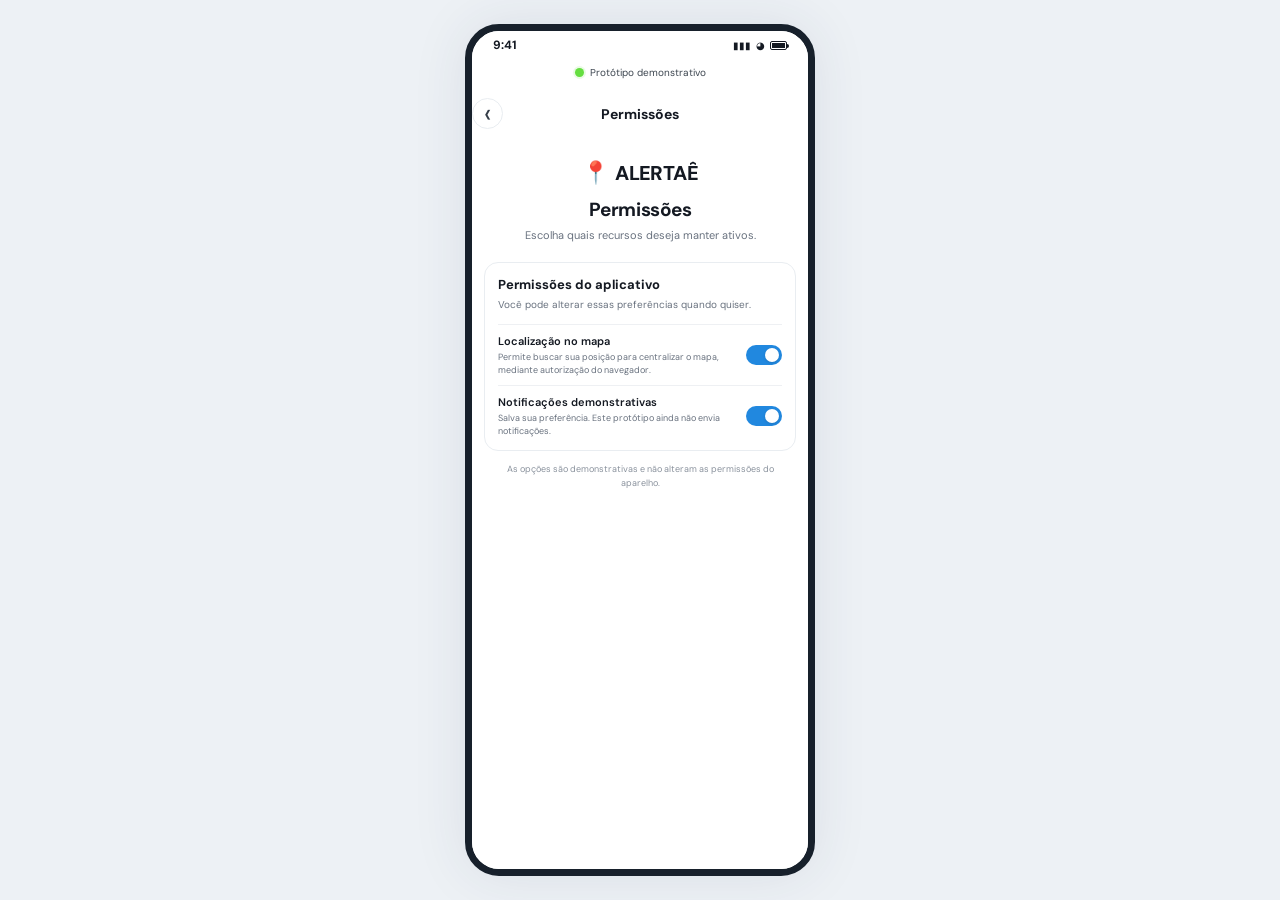
<file: front/html/permissoes.html>
<!doctype html>
<html lang="pt-BR">
  <head>
    <meta charset="utf-8">
    <meta name="viewport" content="width=device-width, initial-scale=1, viewport-fit=cover">
    <meta name="theme-color" content="#ffffff">
    <meta name="description" content="Preferências da sua conta Alertaê.">
    <title>Alertaê — preferências</title>
    <link rel="preconnect" href="https://fonts.googleapis.com">
    <link rel="preconnect" href="https://fonts.gstatic.com" crossorigin>
    <link href="https://fonts.googleapis.com/css2?family=DM+Sans:wght@400;500;600;700;800&display=swap" rel="stylesheet">
    <link rel="stylesheet" href="../css/base.css?v=20261021-mapas">
    <link rel="stylesheet" href="../css/preferencias-compartilhadas.css?v=20261021-mapas">
    <link rel="stylesheet" href="../css/permissoes.css?v=20261021-mapas">
    <script defer src="../js/aplicacao.js?v=20261021-mapas"></script>
  </head>
  <body>
    <main class="device" id="app">
      <div class="status-bar" aria-label="Barra de status">
        <span>9:41</span>
        <div class="status-icons" aria-hidden="true"><i>▮▮▮</i><i>◕</i><i class="battery"></i></div>
      </div>
      <div class="online-strip"><span class="online-dot"></span><span>Protótipo demonstrativo</span></div>
      <section class="screen active content-screen" aria-label="Permissões">
        <header class="content-header">
          <button class="back-button" type="button" data-screen="settings" aria-label="Voltar às configurações">‹</button>
          <div class="header-title">Permissões</div>
          <div class="header-spacer" aria-hidden="true"></div>
        </header>
        <div class="preferences-page">
          <div class="faq-brand"><span>📍</span><strong>ALERTAÊ</strong></div>
          <h1>Permissões</h1>
          <p class="preferences-intro">Escolha quais recursos deseja manter ativos.</p>
          <section class="preference-card preference-list">
            <h2>Permissões do aplicativo</h2>
            <p>Você pode alterar essas preferências quando quiser.</p>
            <label class="preference-row"><div><strong>Localização no mapa</strong><small>Permite buscar sua posição para centralizar o mapa, mediante autorização do navegador.</small></div><input type="checkbox" data-permission="location" checked><i></i></label>
            <label class="preference-row"><div><strong>Notificações demonstrativas</strong><small>Salva sua preferência. Este protótipo ainda não envia notificações.</small></div><input type="checkbox" data-permission="notifications" checked><i></i></label>
          </section>
          <p class="permissions-note">As opções são demonstrativas e não alteram as permissões do aparelho.</p>
        </div>
      </section>
      <div class="toast" id="toast" role="status" aria-live="polite"></div>
    </main>
  </body>
</html>
</file>
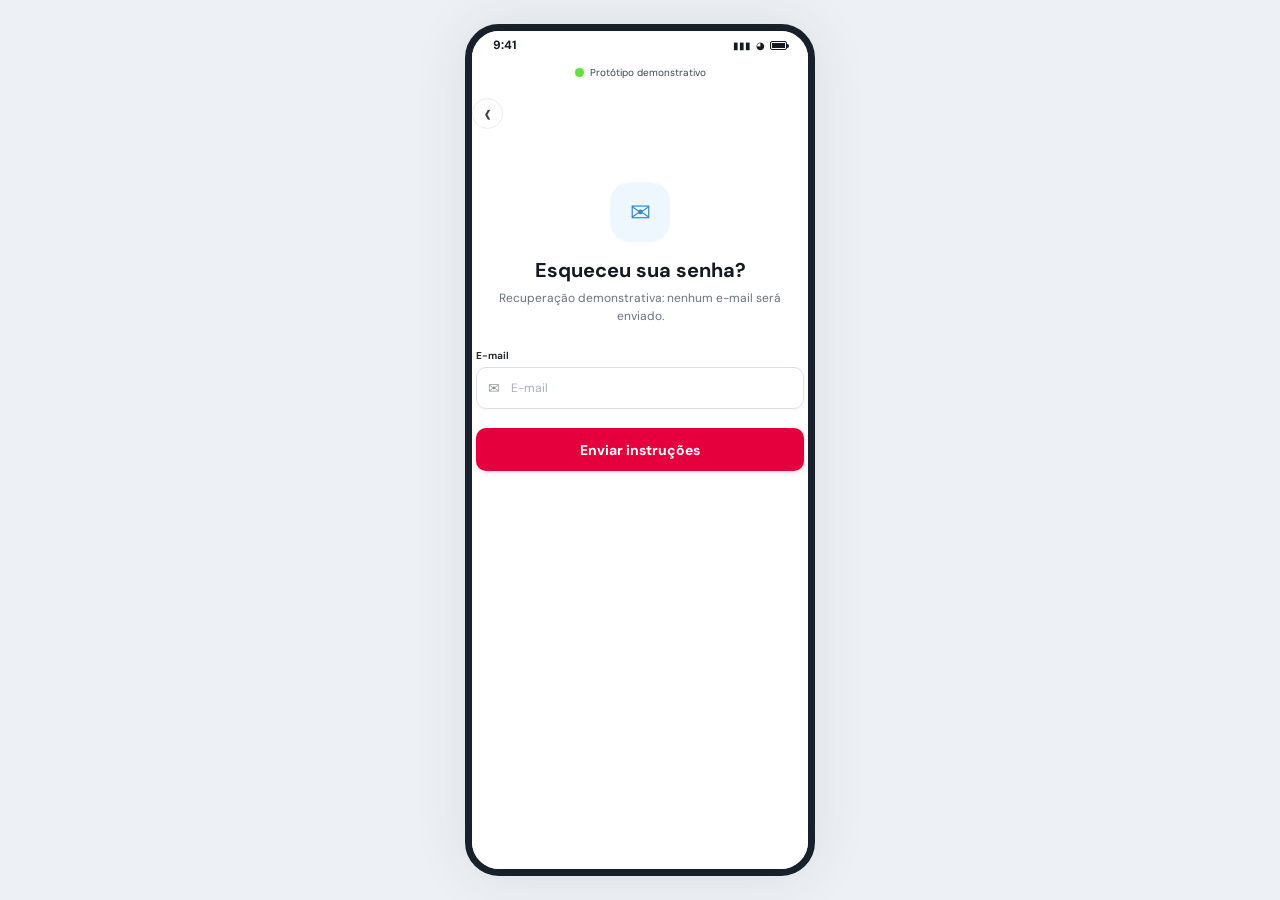
<file: front/html/recuperar-senha.html>
<!doctype html>
<html lang="pt-BR">
  <head>
    <meta charset="utf-8">
    <meta name="viewport" content="width=device-width, initial-scale=1, viewport-fit=cover">
    <meta name="theme-color" content="#ffffff">
    <meta name="description" content="Alertaê: alertas, ocorrências e ajuda em tempo real na sua cidade.">
    <title>Alertaê — segurança em tempo real</title>
    <link rel="preconnect" href="https://fonts.googleapis.com">
    <link rel="preconnect" href="https://fonts.gstatic.com" crossorigin>
    <link href="https://fonts.googleapis.com/css2?family=DM+Sans:wght@400;500;600;700;800&display=swap" rel="stylesheet">
    <link rel="stylesheet" href="../css/base.css?v=20261021-mapas">
    <link rel="stylesheet" href="../css/recuperar-senha.css?v=20261021-mapas">
    <script defer src="../js/aplicacao.js?v=20261021-mapas"></script>
  </head>
  <body>
    <main class="device" id="app">
      <div class="status-bar" aria-label="Barra de status">
        <span>9:41</span>
        <div class="status-icons" aria-hidden="true"><i>▮▮▮</i><i>◕</i><i class="battery"></i></div>
      </div>
      <div class="online-strip">
        <span class="online-dot"></span>
        <span>Protótipo demonstrativo</span>
      </div>
      <section class="screen active content-screen" id="screen-forgot" aria-label="Recuperar senha">
        <header class="content-header">
          <button class="back-button" data-screen="login" aria-label="Voltar">‹</button>
          <div class="header-spacer" aria-hidden="true"></div>
        </header>
        <div class="forgot-content">
          <div class="recovery-icon">✉</div>
          <h1>Esqueceu sua senha?</h1>
          <p>Recuperação demonstrativa: nenhum e-mail será enviado.</p>
          <form class="form-stack" id="forgot-form">
            <label class="field-label" for="forgot-email">E-mail</label>
            <div class="input-wrap">
              <span>✉</span>
              <input id="forgot-email" type="email" placeholder="E-mail" required>
            </div>
            <button class="primary-button" type="submit">Enviar instruções</button>
          </form>
        </div>
      </section>
      <div class="toast" id="toast" role="status" aria-live="polite"></div>
      <div class="modal-backdrop" id="modal-backdrop" hidden>
        <div class="confirm-modal" role="dialog" aria-modal="true" aria-labelledby="modal-title">
          <span class="modal-emblem">!</span>
          <h2 id="modal-title">Simular pedido de ajuda?</h2>
          <p>Esta é uma demonstração. Nenhum pedido ou localização será enviado a uma central.</p>
          <div class="modal-actions">
            <button class="soft-button" data-close-modal>Cancelar</button>
            <button class="primary-button" id="confirm-sos">Simular SOS</button>
          </div>
        </div>
      </div>
    </main>
  </body>
</html>
</file>
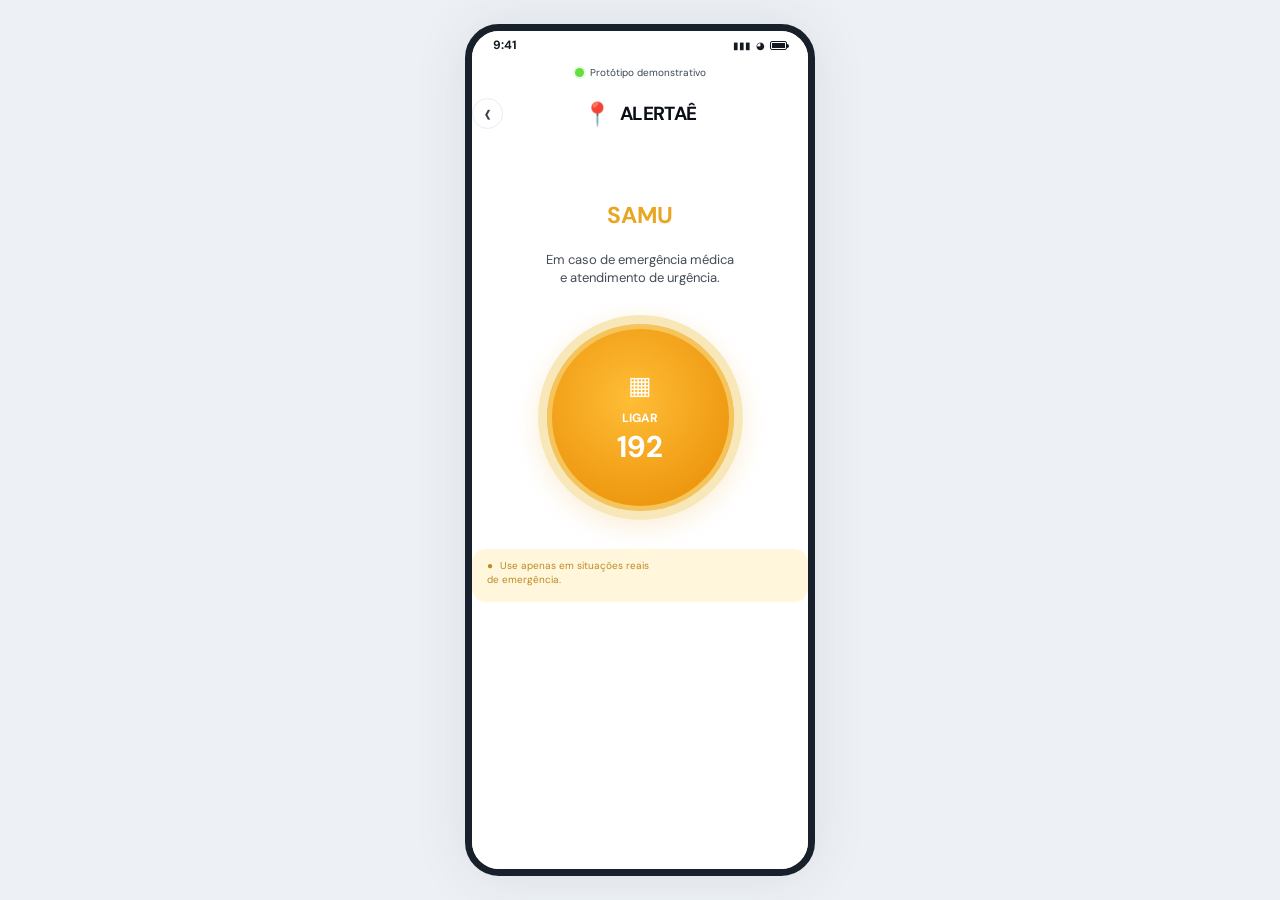
<file: front/html/samu.html>
<!doctype html>
<html lang="pt-BR">
  <head>
    <meta charset="utf-8">
    <meta name="viewport" content="width=device-width, initial-scale=1, viewport-fit=cover">
    <meta name="theme-color" content="#ffffff">
    <meta name="description" content="Alertaê: alertas, ocorrências e ajuda em tempo real na sua cidade.">
    <title>Alertaê — segurança em tempo real</title>
    <link rel="preconnect" href="https://fonts.googleapis.com">
    <link rel="preconnect" href="https://fonts.gstatic.com" crossorigin>
    <link href="https://fonts.googleapis.com/css2?family=DM+Sans:wght@400;500;600;700;800&display=swap" rel="stylesheet">
    <link rel="stylesheet" href="../css/base.css?v=20261021-mapas">
    <link rel="stylesheet" href="../css/samu.css?v=20261021-mapas">
    <script defer src="../js/aplicacao.js?v=20261021-mapas"></script>
  </head>
  <body>
    <main class="device" id="app">
      <div class="status-bar" aria-label="Barra de status">
        <span>9:41</span>
        <div class="status-icons" aria-hidden="true"><i>▮▮▮</i><i>◕</i><i class="battery"></i></div>
      </div>
      <div class="online-strip">
        <span class="online-dot"></span>
        <span>Protótipo demonstrativo</span>
      </div>
      <section class="screen active content-screen" id="screen-samu" aria-label="SAMU">
        <header class="content-header">
          <button class="back-button" type="button" data-screen="emergency" aria-label="Voltar aos canais de emergência">‹</button>
          <div class="mini-brand">
            <span>📍</span>
            <strong>ALERTAÊ</strong>
          </div>
          <div class="header-spacer" aria-hidden="true"></div>
        </header>
        <div class="emergency-content samu-content">
          <h1 class="samu-title">SAMU</h1>
          <p>Em caso de emergência médica<br>e atendimento de urgência.</p>
          <a class="samu-button" href="tel:192">
            <span class="phone-glyph">▦</span>
            <small>LIGAR</small>
            <strong>192</strong>
          </a>
          <div class="notice-box">
            <i aria-hidden="true">●</i>Use apenas em situações reais<br>de emergência.</div>
        </div>
      </section>
      <div class="toast" id="toast" role="status" aria-live="polite"></div>
      <div class="modal-backdrop" id="modal-backdrop" hidden>
        <div class="confirm-modal" role="dialog" aria-modal="true" aria-labelledby="modal-title">
          <span class="modal-emblem">!</span>
          <h2 id="modal-title">Simular pedido de ajuda?</h2>
          <p>Esta é uma demonstração. Nenhum pedido ou localização será enviado a uma central.</p>
          <div class="modal-actions">
            <button class="soft-button" data-close-modal>Cancelar</button>
            <button class="primary-button" id="confirm-sos">Simular SOS</button>
          </div>
        </div>
      </div>
    </main>
  </body>
</html>
</file>
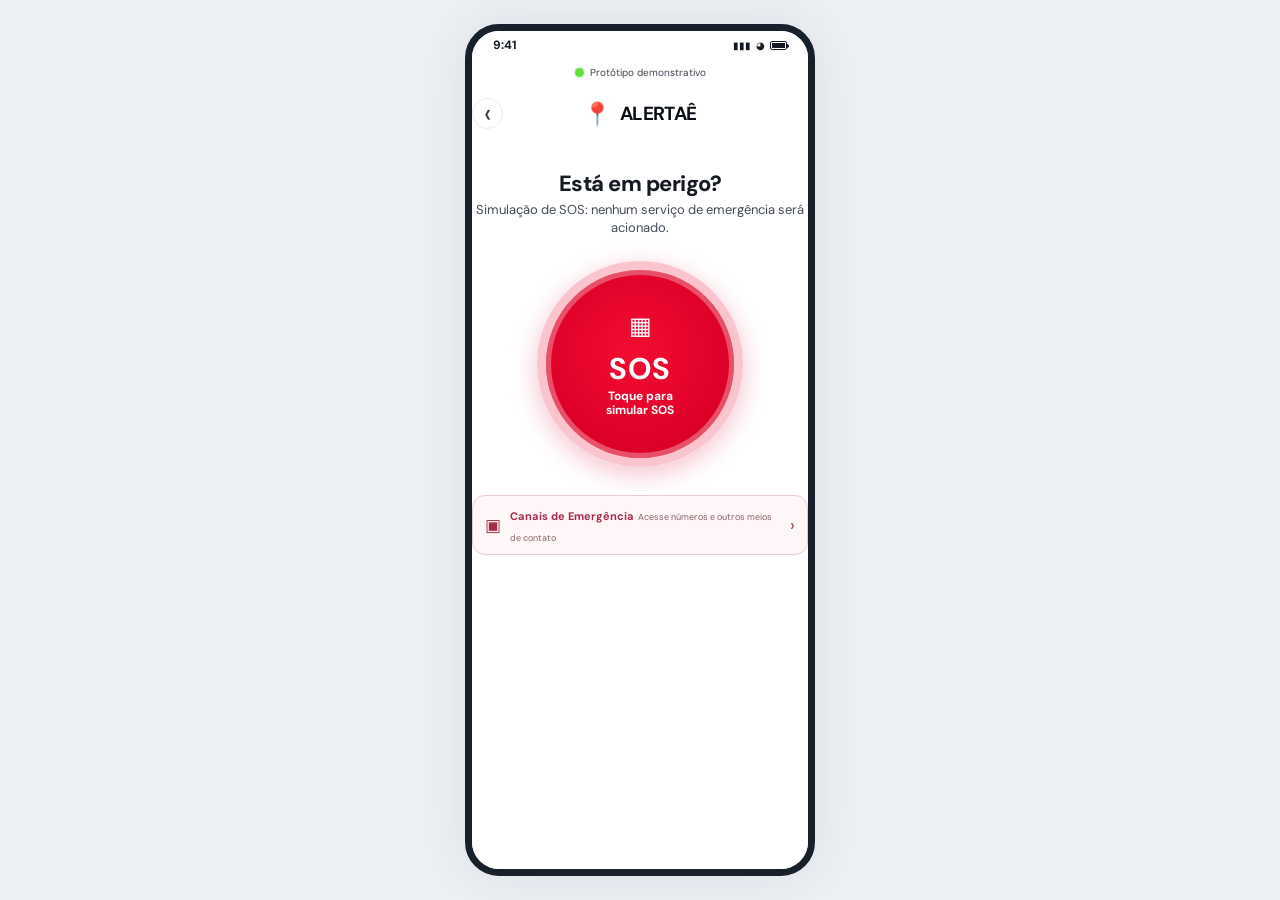
<file: front/html/socorro.html>
<!doctype html>
<html lang="pt-BR">
  <head>
    <meta charset="utf-8">
    <meta name="viewport" content="width=device-width, initial-scale=1, viewport-fit=cover">
    <meta name="theme-color" content="#ffffff">
    <meta name="description" content="Alertaê: alertas, ocorrências e ajuda em tempo real na sua cidade.">
    <title>Alertaê — segurança em tempo real</title>
    <link rel="preconnect" href="https://fonts.googleapis.com">
    <link rel="preconnect" href="https://fonts.gstatic.com" crossorigin>
    <link href="https://fonts.googleapis.com/css2?family=DM+Sans:wght@400;500;600;700;800&display=swap" rel="stylesheet">
    <link rel="stylesheet" href="../css/base.css?v=20261021-mapas">
    <link rel="stylesheet" href="../css/socorro.css?v=20261021-mapas">
    <script defer src="../js/aplicacao.js?v=20261021-mapas"></script>
  </head>
  <body>
    <main class="device" id="app">
      <div class="status-bar" aria-label="Barra de status">
        <span>9:41</span>
        <div class="status-icons" aria-hidden="true"><i>▮▮▮</i><i>◕</i><i class="battery"></i></div>
      </div>
      <div class="online-strip">
        <span class="online-dot"></span>
        <span>Protótipo demonstrativo</span>
      </div>
      <section class="screen active content-screen" id="screen-sos" aria-label="Pedido de socorro">
        <header class="content-header">
          <button class="back-button" data-screen="map" aria-label="Voltar">‹</button>
          <div class="mini-brand">
            <span>📍</span>
            <strong>ALERTAÊ</strong>
          </div>
          <div class="header-spacer" aria-hidden="true"></div>
        </header>
        <div class="emergency-content">
          <h1>Está em perigo?</h1>
          <p>Simulação de SOS: nenhum serviço de emergência será acionado.</p>
          <button class="sos-button" id="sos-trigger">
            <span class="phone-glyph">▦</span>
            <strong>SOS</strong>
            <small>Toque para<br>simular SOS</small>
          </button>
          <button class="emergency-channel" type="button" data-screen="emergency">
            <i aria-hidden="true">▣</i>
            <span>
              <strong>Canais de Emergência</strong>
              <small>Acesse números e outros meios de contato</small>
            </span>
            <i aria-hidden="true">›</i>
          </button>
        </div>
      </section>
      <div class="toast" id="toast" role="status" aria-live="polite"></div>
      <div class="modal-backdrop" id="modal-backdrop" hidden>
        <div class="confirm-modal" role="dialog" aria-modal="true" aria-labelledby="modal-title">
          <span class="modal-emblem">!</span>
          <h2 id="modal-title">Simular pedido de ajuda?</h2>
          <p>Esta é uma demonstração. Nenhum pedido ou localização será enviado a uma central.</p>
          <div class="modal-actions">
            <button class="soft-button" data-close-modal>Cancelar</button>
            <button class="primary-button" id="confirm-sos">Simular SOS</button>
          </div>
        </div>
      </div>
    </main>
  </body>
</html>
</file>
<file: front/css/base.css>
:root {
  color-scheme:light;
  --ink:#141922;
  --muted:#69727f;
  --line:#e8ebef;
  --surface:#fff;
  --red:#e5003d;
  --blue:#2188df;
  --green:#22be56;
  --amber:#efa91c;
  font-family:"DM Sans",-apple-system,BlinkMacSystemFont,"Segoe UI",sans-serif;
  font-synthesis:none;
  text-rendering:optimizeLegibility;
  -webkit-font-smoothing:antialiased
}
* {
  box-sizing:border-box
}
html,body {
  width:100%;
  min-width:320px;
  min-height:100%;
  margin:0
}
body {
  min-height:100dvh;
  background:#edf1f5;
  color:var(--ink)
}
button,input {
  font:inherit
}
button {
  color:inherit
}
button:focus-visible,input:focus-visible {
  outline:3px solid #78baf6;
  outline-offset:2px
}
.device {
  position:relative;
  width:min(100%,350px);
  height:100dvh;
  min-height:640px;
  margin:0 auto;
  overflow:hidden;
  background:#fff;
  box-shadow:0 0 55px #26375018
}
.status-bar {
  position:relative;
  z-index:5;
  display:flex;
  height:25px;
  align-items:center;
  justify-content:space-between;
  padding:0 20px;
  background:#fff;
  font-size:12px;
  font-weight:700
}
.status-icons {
  display:flex;
  align-items:center;
  gap:5px;
  font-size:10px
}
.status-icons i {
  font-style:normal
}
.battery {
  position:relative;
  width:17px;
  height:9px;
  border:1.3px solid currentColor;
  border-radius:2px
}
.battery:before {
  position:absolute;
  inset:1px;
  background:currentColor;
  content:""
}
.battery:after {
  position:absolute;
  top:2px;
  right:-3px;
  width:2px;
  height:4px;
  border-radius:0 2px 2px 0;
  background:currentColor;
  content:""
}
.online-strip {
  position:relative;
  z-index:5;
  display:flex;
  height:25px;
  align-items:center;
  justify-content:center;
  gap:6px;
  background:#fff;
  color:#3d4650;
  font-size:10px
}
.online-dot {
  width:9px;
  height:9px;
  border-radius:50%;
  background:#65de40;
  box-shadow:0 0 0 2px #65de4022
}
.screen {
  position:absolute;
  inset:50px 0 0;
  display:none;
  overflow-x:hidden;
  overflow-y:auto;
  padding:18px 17px calc(26px + env(safe-area-inset-bottom));
  background:#fff;
  scrollbar-width:thin;
  scrollbar-color:#d9dee5 transparent
}
.screen.active {
  display:block;
  animation:appear .18s ease-out
}
@keyframes appear {
  from {
    opacity:.7
  }
  to {
    opacity:1
  }
}
.auth-brand {
  display:flex;
  flex-direction:column;
  align-items:center;
  margin:14px auto 23px
}
.brand-pin {
  display:block;
  height:43px;
  font-size:35px;
  line-height:1;
  filter:saturate(1.15)
}
.wordmark {
  color:#080c12;
  font-size:29px;
  font-weight:800;
  letter-spacing:-1.3px;
  line-height:1.15
}
.brand-underline {
  width:50px;
  height:3px;
  margin-top:3px;
  border-radius:9px;
  background:var(--red)
}
.auth-heading {
  margin:0 0 29px;
  text-align:center
}
.auth-heading h1 {
  margin:0 0 3px;
  font-size:17px;
  font-weight:800;
  letter-spacing:-.25px
}
.auth-heading p {
  margin:0;
  color:#434b55;
  font-size:12px;
  line-height:1.45
}
.form-stack {
  display:flex;
  flex-direction:column
}
.field-label {
  margin:0 0 5px;
  color:#252b33;
  font-size:10px;
  font-weight:700
}
.input-wrap {
  display:flex;
  height:42px;
  align-items:center;
  gap:8px;
  padding:0 10px;
  border:1px solid #dce0e5;
  border-radius:10px;
  background:#fff;
  color:#9aa2ab;
  box-shadow:0 1px 2px #10182808
}
.input-wrap>span {
  width:15px;
  color:#89929c;
  text-align:center;
  font-size:14px
}
.input-wrap input {
  width:100%;
  min-width:0;
  height:100%;
  border:0;
  outline:0;
  background:transparent;
  color:var(--ink);
  font-size:12px
}
.input-wrap input::placeholder {
  color:#a7aeb6
}
.input-action {
  border:0;
  padding:5px;
  background:transparent;
  color:#7d8792;
  cursor:pointer
}
.form-stack .field-label:not(:first-child) {
  margin-top:11px
}
.text-link {
  border:0;
  padding:0;
  background:transparent;
  color:#3282c1;
  font-size:inherit;
  cursor:pointer
}
.primary-button {
  min-height:43px;
  border:0;
  border-radius:10px;
  background:var(--red);
  color:#fff;
  font-size:14px;
  font-weight:700;
  box-shadow:0 2px 5px #e5003d22;
  cursor:pointer;
  transition:transform .12s ease,filter .12s ease
}
.primary-button:hover {
  filter:brightness(.96)
}
.primary-button:active,.soft-button:active {
  transform:scale(.985)
}
.soft-button {
  min-height:43px;
  border:0;
  border-radius:10px;
  background:#edf6fc;
  color:#3b789f;
  font-weight:700;
  cursor:pointer
}
.mini-brand {
  display:flex;
  align-items:center;
  gap:8px;
  color:#0a0e15;
  font-size:19px;
  letter-spacing:-.55px
}
.mini-brand i,.mini-brand span {
  font-style:normal;
  font-size:23px
}
.content-screen {
  padding:0
}
.content-header {
  position:sticky;
  z-index:2;
  top:-18px;
  display:flex;
  height:57px;
  align-items:center;
  justify-content:space-between;
  margin:0 -17px;
  padding:0 17px;
  background:#fff
}
.back-button {
  display:grid;
  width:31px;
  height:31px;
  place-items:center;
  border:1px solid #e9edf1;
  border-radius:50%;
  background:#fff;
  color:#333c47;
  font-size:28px;
  line-height:1;
  cursor:pointer
}
.header-spacer {
  width:31px
}
.header-title {
  font-size:14px;
  font-weight:700
}
.header-icon {
  width:31px;
  height:31px;
  border:0;
  border-radius:50%;
  background:#f2f5f8;
  color:#526171;
  font-weight:800
}
.faq-brand {
  display:flex;
  align-items:center;
  justify-content:center;
  gap:7px;
  margin:1px auto 9px;
  font-size:20px;
  letter-spacing:-.6px
}
.faq-brand i,.faq-brand span {
  font-style:normal;
  font-size:22px
}
.faq-brand strong {
  font-weight:800
}
.category-icon {
  display:grid;
  width:28px;
  height:28px;
  flex:0 0 28px;
  place-items:center;
  border-radius:50%;
  color:#fff;
  font-size:16px;
  font-style:normal;
  font-weight:700;
  box-shadow:0 1px 3px #0002
}
.category-icon.red {
  background:#e91a32
}
.category-icon.amber {
  background:#ec9614
}
.category-icon.blue {
  background:#2589e3
}
.category-icon.green {
  background:#22bb58
}
.category-icon.purple {
  background:#8062b7
}
.toast {
  position:absolute;
  z-index:20;
  right:16px;
  bottom:calc(18px + env(safe-area-inset-bottom));
  left:16px;
  visibility:hidden;
  transform:translateY(8px);
  border-radius:12px;
  padding:12px 15px;
  background:#202c3b;
  color:#fff;
  opacity:0;
  text-align:center;
  font-size:12px;
  box-shadow:0 6px 18px #11182733;
  transition:.2s ease
}
.toast.show {
  visibility:visible;
  transform:translateY(0);
  opacity:1
}
.modal-backdrop {
  position:absolute;
  z-index:30;
  inset:0;
  display:grid;
  place-items:center;
  padding:20px;
  background:#10182066;
  backdrop-filter:blur(2px)
}
.modal-backdrop[hidden] {
  display:none
}
.confirm-modal {
  width:min(100%,340px);
  border-radius:21px;
  padding:22px 20px 18px;
  background:#fff;
  text-align:center;
  box-shadow:0 12px 45px #1018204f
}
.modal-emblem {
  display:grid;
  width:42px;
  height:42px;
  place-items:center;
  margin:0 auto 9px;
  border-radius:50%;
  background:#fff0f3;
  color:var(--red);
  font-size:25px;
  font-weight:800
}
.confirm-modal h2 {
  margin:0 0 6px;
  font-size:17px
}
.confirm-modal p {
  margin:0 auto 17px;
  max-width:270px;
  color:var(--muted);
  font-size:11px;
  line-height:1.5
}
.modal-actions {
  display:grid;
  grid-template-columns:1fr 1.2fr;
  gap:8px
}
.modal-actions .primary-button,.modal-actions .soft-button {
  min-height:40px;
  font-size:11px
}
@media(min-width:600px) {
  body {
    display:grid;
    place-items:center;
    padding:24px
  }
  .device {
    height:min(900px,calc(100dvh - 48px));
    min-height:650px;
    border:7px solid #17202b;
    border-radius:34px
  }
  .status-bar {
    height:28px;
    padding-right:21px;
    padding-left:21px
  }
  .online-strip {
    height:26px
  }
  .screen {
    inset:54px 0 0
  }
  .content-header {
    top:-18px
  }
}
@media(max-width:360px) {
  .screen {
    padding-right:14px;
    padding-left:14px
  }
  .content-header {
    margin-right:-14px;
    margin-left:-14px;
    padding-right:14px;
    padding-left:14px
  }
  .auth-brand {
    margin-top:5px;
    margin-bottom:16px
  }
  .auth-heading {
    margin-bottom:22px
  }
}
body.dark-preview {
  background:#10151d;
  color-scheme:dark
}
body.dark-preview .device {
  --ink:#f0f2f5;
  --muted:#abb4c0;
  --line:#39414c;
  --surface:#1c242f;
  background:#1c242f;
  color:#f0f2f5
}
body.dark-preview .status-bar,body.dark-preview .online-strip,body.dark-preview .screen,body.dark-preview .content-header,body.dark-preview .map-topbar {
  background-color:#1c242f;
  color:#f0f2f5
}
body.dark-preview .wordmark,body.dark-preview .mini-brand,body.dark-preview .map-fab small,body.dark-preview .field-label,body.dark-preview .auth-heading h1,body.dark-preview .sheet-heading,body.dark-preview .occurrence-copy strong,body.dark-preview .settings-body h1,body.dark-preview .faq-body h1,body.dark-preview .faq-question-copy strong {
  color:#f0f2f5
}
body.dark-preview .input-wrap,body.dark-preview .occurrence-card,body.dark-preview .faq-item,body.dark-preview .setting-row,body.dark-preview .chat-compose input,body.dark-preview .back-button {
  border-color:#39414c;
  background:#252e3a;
  color:#f0f2f5
}
body.dark-preview .soft-button,body.dark-preview .bot-card,body.dark-preview .bot-card>strong,body.dark-preview .quick-prompt,body.dark-preview .faq-question,body.dark-preview .emergency-channel {
  background-color:#252e3a;
  color:#f0f2f5
}
body.dark-preview .map-sheet {
  background:#1c242f
}
/* Preferências e foco compartilhados por todas as páginas. */
body.high-contrast {
  --ink:#080b0f;
  --muted:#303640;
  --line:#757d88
}
body.high-contrast .screen :is(p,small,label,input) {
  color:#111!important
}
body.high-contrast .input-wrap {
  border-color:#555
}
body.text-small .screen {
  zoom:.92
}
body.text-large .screen {
  zoom:1.08
}
body.reduce-motion *,body.reduce-motion *::before,body.reduce-motion *::after {
  animation-duration:.01ms!important;
  transition-duration:.01ms!important;
  scroll-behavior:auto!important
}
@media(prefers-reduced-motion:reduce) {
  *,*::before,*::after {
    animation-duration:.01ms!important;
    transition-duration:.01ms!important;
    scroll-behavior:auto!important
  }
}
body .input-wrap input:focus-visible,body .chat-compose input:focus-visible {
  outline:3px solid #287abf;
  outline-offset:2px
}
</file>
<file: front/css/login.css>
.forgot-link {
  align-self:flex-end;
  margin:8px 2px 14px;
  font-size:10px
}
.or-separator {
  display:flex;
  align-items:center;
  gap:10px;
  margin:12px 0 11px;
  color:#626a73;
  font-size:11px
}
.or-separator:before,.or-separator:after {
  height:1px;
  flex:1;
  background:var(--line);
  content:""
}
.full-button {
  width:100%
}
.auth-navigation {
  display:flex;
  align-items:center;
  justify-content:center;
  font-size:14px;
  text-decoration:none
}
.forgot-link {
  text-decoration:none
}
.auth-navigation:focus-visible,.forgot-link:focus-visible {
  outline:3px solid #78baf6;
  outline-offset:3px
}
</file>
<file: front/css/preferencias-compartilhadas.css>
.preferences-page {
  padding:12px 12px 28px
}
.preferences-page .faq-brand {
  display:flex;
  align-items:center;
  justify-content:center;
  gap:7px;
  margin:4px auto 10px;
  font-size:20px;
  letter-spacing:-.6px
}
.preferences-page .faq-brand i {
  font-style:normal;
  font-size:22px
}
.preferences-page .faq-brand strong {
  font-weight:800
}
.preferences-page h1 {
  margin:0 0 5px;
  text-align:center;
  font-size:19px;
  letter-spacing:-.4px
}
.preferences-intro {
  margin:0 auto 18px;
  max-width:270px;
  color:var(--muted);
  text-align:center;
  font-size:11px;
  line-height:1.5
}
.preference-card {
  margin-bottom:10px;
  border:1px solid #e9edf1;
  border-radius:14px;
  padding:13px;
  background:#fff
}
.preference-card h2 {
  margin:0 0 5px;
  font-size:13px
}
.preference-card>p {
  margin:0 0 12px;
  color:var(--muted);
  font-size:10px;
  line-height:1.45
}
.choice-row {
  display:flex;
  gap:7px
}
.choice-button {
  min-height:36px;
  flex:1;
  border:1px solid #e2e7ed;
  border-radius:9px;
  background:#fff;
  color:#596574;
  font-size:10px;
  cursor:pointer
}
.choice-button.selected {
  border-color:#2589e3;
  background:#eef7ff;
  color:#176daf;
  font-weight:700
}
.preference-list {
  padding-bottom:4px
}
.preference-row {
  display:flex;
  min-height:58px;
  align-items:center;
  justify-content:space-between;
  gap:10px;
  border-top:1px solid #eef0f3;
  padding:9px 0;
  cursor:pointer
}
.preference-row>div {
  display:flex;
  flex:1;
  flex-direction:column;
  gap:3px
}
.preference-row strong {
  font-size:11px;
  font-weight:600
}
.preference-row small {
  color:var(--muted);
  font-size:9px;
  line-height:1.4
}
.preference-row input {
  position:absolute;
  width:1px;
  height:1px;
  opacity:0
}
.preference-row i {
  position:relative;
  width:36px;
  height:20px;
  flex:0 0 36px;
  border-radius:99px;
  background:#c7ced6;
  transition:background .15s
}
.preference-row i:after {
  position:absolute;
  top:3px;
  left:3px;
  width:14px;
  height:14px;
  border-radius:50%;
  background:#fff;
  box-shadow:0 1px 3px #0002;
  content:"";
  transition:transform .15s
}
.preference-row input:checked+i {
  background:#2188df
}
.preference-row input:checked+i:after {
  transform:translateX(16px)
}
.preference-row input:focus-visible+i {
  outline:3px solid #78baf6;
  outline-offset:2px
}
.profile-form .field-label:not(:first-child) {
  margin-top:12px
}
.profile-form .primary-button {
  width:100%;
  margin-top:18px
}
.profile-note,.permissions-note {
  margin:12px 4px 0;
  color:#8a929d;
  text-align:center;
  font-size:9px;
  line-height:1.5
}
body.high-contrast {
  --ink:#080b0f;
  --muted:#3f4650;
  --line:#9299a3
}
body.high-contrast .preference-card {
  border-color:#757d88
}
body.reduce-motion *,body.reduce-motion *:before,body.reduce-motion *:after {
  animation-duration:.01ms!important;
  transition-duration:.01ms!important;
  scroll-behavior:auto!important
}
</file>
<file: front/css/acessibilidade.css>
.choice-button:first-child {
  font-size:9px
}
.choice-button:last-child {
  font-size:11px
}
</file>
<file: front/css/cadastro.css>
.compact-brand {
  margin:2px auto 16px
}
.compact-brand .brand-pin {
  height:35px;
  font-size:29px
}
.compact-brand .wordmark {
  font-size:25px
}
.compact-brand .brand-underline {
  width:43px
}
.signup-form .field-label:not(:first-child) {
  margin-top:6px
}
.signup-form .input-wrap {
  height:37px
}
.signup-form .field-label {
  margin-bottom:3px
}
.switch-row {
  display:flex;
  min-height:34px;
  align-items:center;
  justify-content:space-between;
  color:#2f363e;
  font-size:11px
}
.switch-row>div {
  display:flex;
  align-items:center;
  gap:6px
}
.switch-row input {
  position:absolute;
  opacity:0
}
.switch-row i {
  position:relative;
  width:32px;
  height:18px;
  border-radius:99px;
  background:#c7ced6;
  transition:background .15s
}
.switch-row i:after {
  position:absolute;
  top:2px;
  left:2px;
  width:14px;
  height:14px;
  border-radius:50%;
  background:#fff;
  box-shadow:0 1px 3px #0002;
  content:"";
  transition:transform .15s
}
.switch-row input:checked+i {
  background:#1989e6
}
.switch-row input:checked+i:after {
  transform:translateX(14px)
}
.row-icon {
  font-size:14px
}
.row-icon.blue {
  color:#3890b2
}
.row-icon.pink {
  color:#e981ab
}
.signup-form .primary-button {
  margin-top:9px
}
.auth-footnote {
  margin:18px 0 0;
  color:var(--muted);
  text-align:center;
  font-size:11px
}
@media(max-height:740px) and (min-width:600px) {
  .signup-form .input-wrap {
    height:33px
  }
  .signup-form .field-label:not(:first-child) {
    margin-top:3px
  }
}
</file>
<file: front/css/canais-emergencia.css>
.channels-content {
  padding:18px 14px 28px
}
.channels-content h1 {
  margin:0 0 8px;
  font-size:20px;
  line-height:1.3
}
.channels-content>p {
  margin:0 0 20px;
  color:var(--muted);
  font-size:12px;
  line-height:1.5
}
.channels-list {
  display:flex;
  flex-direction:column;
  gap:12px
}
.channel-card {
  display:flex;
  align-items:center;
  gap:10px;
  min-height:100px;
  border:1px solid var(--line);
  border-radius:14px;
  padding:14px 10px;
  background:var(--surface);
  color:var(--ink);
  text-decoration:none
}
.channel-card:hover {
  border-color:var(--blue);
  background:#f2f8ff
}
.channel-card:focus-visible,.channels-source:focus-visible {
  outline:3px solid #287abf;
  outline-offset:3px
}
.channel-copy {
  display:flex;
  flex:1;
  min-width:0;
  flex-direction:column;
  gap:5px
}
.channel-copy strong {
  font-size:13px
}
.channel-copy small {
  color:var(--muted);
  font-size:11px;
  line-height:1.4
}
.channel-action {
  color:#176caf;
  font-size:11px;
  font-weight:700
}
.channel-number {
  font-size:20px;
  font-weight:800
}
.channels-content .channels-notice {
  margin:20px 0 12px;
  padding:12px;
  border-radius:10px;
  background:#fff6db;
  color:#6b4b00;
  font-size:11px
}
.channels-source {
  color:#176caf;
  font-size:11px;
  line-height:1.5
}
</file>
<file: front/css/chatbot.css>
.chat-body {
  padding:8px 0 12px
}
.bot-card {
  display:flex;
  height:188px;
  align-items:center;
  justify-content:center;
  gap:10px;
  border-radius:22px;
  background:#eaf6ff
}
.bot-card>strong {
  display:block;
  width:83px;
  border-radius:15px;
  padding:12px 8px;
  background:#fff;
  font-size:14px;
  line-height:1.15
}
.bot-avatar {
  position:relative;
  display:grid;
  width:100px;
  height:72px;
  place-items:center;
  border:8px solid #c7e0ff;
  border-radius:30px;
  background:#102f60;
  box-shadow:0 28px 0 14px #d8eaff
}
.bot-avatar:before,.bot-avatar:after {
  position:absolute;
  top:20px;
  width:18px;
  height:10px;
  border-radius:50%;
  background:#57e8f2;
  content:""
}
.bot-avatar:before {
  left:16px
}
.bot-avatar:after {
  right:16px
}
.prompt-label {
  margin:15px 0 7px;
  font-size:12px;
  font-weight:700
}
.quick-prompts {
  display:flex;
  flex-direction:column;
  gap:7px
}
.quick-prompt {
  display:flex;
  min-height:46px;
  align-items:center;
  gap:8px;
  border:1px solid #edf0f3;
  border-radius:12px;
  padding:5px 8px;
  background:#fff;
  text-align:left;
  cursor:pointer
}
.quick-prompt:nth-child(1) {
  background:#fff4f6
}
.quick-prompt:nth-child(2) {
  background:#fff9ea
}
.quick-prompt:nth-child(3) {
  background:#eef7ff
}
.quick-prompt>div {
  flex:1;
  font-size:10px;
  font-weight:600;
  line-height:1.2
}
.quick-prompt b {
  margin:0 3px;
  font-size:20px
}
.chat-messages {
  display:flex;
  flex-direction:column;
  gap:8px;
  padding:12px 0
}
.chat-bubble {
  max-width:88%;
  border-radius:15px;
  padding:9px 11px;
  font-size:11px;
  line-height:1.4
}
.chat-bubble.user {
  align-self:flex-end;
  border-bottom-right-radius:4px;
  background:#dfedf9
}
.chat-bubble.bot {
  align-self:flex-start;
  border-bottom-left-radius:4px;
  background:#f2f4f7
}
.chat-compose {
  position:sticky;
  bottom:-26px;
  display:flex;
  align-items:center;
  gap:8px;
  margin:0 -1px;
  padding:10px 0 calc(8px + env(safe-area-inset-bottom));
  background:#fff
}
.chat-compose input {
  height:40px;
  min-width:0;
  flex:1;
  border:1px solid #e7e9ed;
  border-radius:23px;
  padding:0 13px;
  outline:none;
  font-size:11px
}
.chat-compose input::placeholder {
  color:#a2a9b2
}
.chat-compose button {
  width:40px;
  height:40px;
  border:0;
  border-radius:50%;
  background:var(--red);
  color:#fff;
  font-size:17px;
  cursor:pointer
}
</file>
<file: front/css/configuracoes.css>
#screen-settings {
  background:#f5f7fa
}
#screen-settings .content-header {
  top:0;
  margin:0;
  padding:0 16px;
  border-bottom:1px solid #e9edf3
}
.settings-body {
  padding:22px 16px 28px;
  text-align:left
}
.settings-body>h1 {
  margin:0 0 6px;
  color:var(--ink);
  font-size:24px;
  letter-spacing:-.7px
}
.settings-intro {
  margin:0 0 20px;
  color:var(--muted);
  font-size:12px;
  line-height:1.5
}
.settings-profile {
  display:flex;
  width:100%;
  align-items:center;
  gap:13px;
  margin:0 0 25px;
  padding:17px 14px;
  border:1px solid #dfeafa;
  border-radius:18px;
  background:linear-gradient(120deg,#eef6ff,#fff);
  text-align:left;
  cursor:pointer
}
.settings-avatar {
  display:grid;
  width:48px;
  height:48px;
  flex:0 0 48px;
  place-items:center;
  border:3px solid #fff;
  border-radius:16px;
  background:#dcecff;
  color:#2367a6;
  font-size:20px;
  font-weight:800
}
.setting-copy {
  display:flex;
  min-width:0;
  flex:1;
  flex-direction:column;
  gap:5px
}
.setting-copy strong {
  color:var(--ink);
  font-size:12px;
  font-weight:700;
  line-height:1.4
}
.setting-copy small {
  color:var(--muted);
  font-size:10px;
  line-height:1.5;
  overflow-wrap:anywhere
}
.settings-profile strong {
  font-size:15px;
  overflow-wrap:anywhere
}
.profile-edit {
  margin-top:3px;
  color:#1e6cad;
  font-size:11px;
  font-weight:700
}
.settings-list {
  display:flex;
  flex-direction:column
}
.settings-section {
  margin:0 0 22px
}
.settings-section h2 {
  margin:0 0 9px;
  padding:0 3px;
  color:#526174;
  font-size:10px;
  font-weight:800;
  letter-spacing:.7px;
  text-transform:uppercase
}
.settings-card {
  overflow:hidden;
  border:1px solid #e5eaf1;
  border-radius:15px;
  background:var(--surface)
}
.setting-row {
  display:flex;
  width:100%;
  min-height:76px;
  align-items:center;
  gap:11px;
  border:0;
  padding:13px 12px;
  background:var(--surface);
  text-align:left;
  cursor:pointer
}
.setting-row+.setting-row {
  border-top:1px solid #edf0f4
}
.setting-row:hover {
  background:#f8fbff
}
.setting-icon {
  display:grid;
  width:32px;
  height:34px;
  flex:0 0 32px;
  place-items:center;
  border-radius:10px;
  background:#edf4fd;
  color:#3274af;
  font-size:17px;
  font-style:normal;
  font-weight:600
}
.setting-arrow {
  color:#99a5b5;
  font-size:23px;
  font-weight:400
}
.settings-map {
  padding:15px
}
.map-style-label {
  color:var(--ink);
  font-size:12px;
  font-weight:700
}
.settings-map>p {
  margin:5px 0 10px;
  color:var(--muted);
  font-size:10px;
  line-height:1.5
}
.settings-map select {
  width:100%;
  min-height:42px;
  border:1px solid #dce3ec;
  border-radius:10px;
  padding:8px 10px;
  background:var(--surface);
  color:var(--ink);
  font:inherit;
  font-size:12px
}
.settings-map select:focus-visible,.settings-about summary:focus-visible {
  outline:3px solid #78baf6;
  outline-offset:3px
}
.settings-toggle {
  position:relative;
  display:flex;
  align-items:center;
  gap:12px;
  margin-top:17px;
  padding-top:16px;
  border-top:1px solid #edf0f4;
  cursor:pointer
}
.settings-toggle input {
  position:absolute;
  right:0;
  width:38px;
  height:24px;
  opacity:0
}
.toggle-track {
  position:relative;
  width:38px;
  height:22px;
  flex:0 0 38px;
  border-radius:99px;
  background:#bdc7d4;
  transition:background .15s
}
.toggle-track:after {
  position:absolute;
  top:3px;
  left:3px;
  width:16px;
  height:16px;
  border-radius:50%;
  background:#fff;
  box-shadow:0 1px 3px #0002;
  content:"";
  transition:transform .15s
}
.settings-toggle input:checked+.toggle-track {
  background:#2188df
}
.settings-toggle input:checked+.toggle-track:after {
  transform:translateX(16px)
}
.settings-toggle input:focus-visible+.toggle-track {
  outline:3px solid #78baf6;
  outline-offset:3px
}
.settings-about details+details {
  border-top:1px solid #edf0f4
}
.settings-about summary {
  padding:15px 13px;
  color:var(--ink);
  font-size:11px;
  font-weight:700;
  cursor:pointer;
  line-height:1.5
}
.settings-about details>p {
  margin:0;
  padding:0 13px 15px;
  color:var(--muted);
  font-size:11px;
  line-height:1.65
}
.signout-button {
  width:100%;
  min-height:44px;
  border:1px solid #f1dce1;
  border-radius:12px;
  background:#fff7f8;
  color:#bb2444;
  font-size:12px;
  font-weight:700;
  cursor:pointer
}
.settings-local-note {
  margin:12px 12px 0;
  color:var(--muted);
  text-align:center;
  font-size:10px;
  line-height:1.5
}
.version-label {
  margin:15px 0 0;
  color:#768397;
  text-align:center;
  font-size:10px
}
body.high-contrast .settings-section h2 {
  color:#222
}
@media(max-width:360px) {
  .settings-body {
    padding-right:13px;
    padding-left:13px
  }
}
</file>
<file: front/css/duvidas-frequentes.css>
.faq-body {
  padding:0 0 25px;
  text-align:center
}
.faq-body>h1 {
  margin:0 0 3px;
  font-size:19px;
  letter-spacing:-.4px
}
.faq-body>p {
  margin:0 0 16px;
  color:#434b55;
  font-size:11px;
  line-height:1.45
}
.search-wrap {
  height:42px;
  margin-bottom:12px;
  border:0;
  background:#f6f8fb
}
.search-wrap input {
  font-size:11px
}
.faq-list {
  display:flex;
  flex-direction:column;
  gap:6px;
  text-align:left
}
.faq-item {
  overflow:hidden;
  border:1px solid #ebedf0;
  border-radius:12px;
  background:#fff
}
.faq-question {
  display:flex;
  width:100%;
  min-height:52px;
  align-items:center;
  gap:9px;
  border:0;
  padding:7px 8px;
  background:transparent;
  text-align:left;
  cursor:pointer
}
.faq-question-copy {
  display:flex;
  min-width:0;
  flex:1;
  flex-direction:column;
  gap:3px
}
.faq-question-copy strong {
  font-size:10px
}
.faq-question-copy small {
  color:#7a838d;
  font-size:9px
}
.faq-question>b {
  margin:0 4px;
  font-size:20px;
  font-weight:500
}
.faq-answer {
  display:none;
  margin:0;
  border-top:1px solid #f0f2f4;
  padding:10px 13px 12px 46px;
  color:#68717c;
  font-size:10px;
  line-height:1.5
}
.faq-item.open .faq-answer {
  display:block
}
.faq-item.open .faq-question>b {
  transform:rotate(90deg)
}
</file>
<file: front/css/perfil.css>
.profile-form {
  margin-top:4px
}
.profile-form .input-wrap {
  height:43px
}
</file>
<file: front/css/permissoes.css>
.permissions-note {
  padding:0 10px
}
</file>
<file: front/css/recuperar-senha.css>
.forgot-content {
  padding:40px 4px;
  text-align:center
}
.recovery-icon {
  display:grid;
  width:60px;
  height:60px;
  place-items:center;
  margin:0 auto 15px;
  border-radius:20px;
  background:#eff7fe;
  color:#388bc7;
  font-size:25px
}
.forgot-content h1 {
  margin:0 0 6px;
  font-size:20px
}
.forgot-content>p {
  margin:0 auto 24px;
  max-width:290px;
  color:var(--muted);
  font-size:12px;
  line-height:1.5
}
.forgot-content .form-stack {
  text-align:left
}
.forgot-content .primary-button {
  margin-top:19px
}
</file>
<file: front/css/samu.css>
.emergency-content {
  display:flex;
  align-items:center;
  flex-direction:column;
  padding:27px 0 24px;
  text-align:center
}
.emergency-content>p {
  margin:0;
  color:#434b55;
  font-size:13px;
  line-height:1.35
}
.samu-content {
  padding-top:39px
}
.samu-content .samu-title {
  color:#e8a624;
  font-size:23px
}
.samu-content>p {
  margin-top:2px
}
.samu-button {
  display:flex;
  width:205px;
  height:205px;
  align-items:center;
  flex-direction:column;
  justify-content:center;
  gap:1px;
  margin:29px 0;
  border:9px solid #f8e7b9;
  border-radius:50%;
  background:radial-gradient(circle at 45% 40%,#ffbd36,#ee9710 72%,#de8708);
  color:#fff;
  text-decoration:none;
  box-shadow:0 7px 24px #eaa72430,inset 0 0 0 5px #f5c45b
}
.samu-button .phone-glyph {
  margin-bottom:7px;
  font-size:25px
}
.samu-button>small {
  font-size:12px;
  font-weight:700
}
.samu-button strong {
  font-size:30px
}
.notice-box {
  width:100%;
  min-height:53px;
  border-radius:14px;
  padding:10px 15px;
  background:#fff6db;
  color:#bc8b22;
  text-align:left;
  font-size:10px;
  line-height:1.35
}
.notice-box i {
  margin-right:7px;
  font-style:normal
}
</file>
<file: front/css/socorro.css>
.emergency-content {
  display:flex;
  align-items:center;
  flex-direction:column;
  padding:27px 0 24px;
  text-align:center
}
.emergency-content h1 {
  margin:0 0 3px;
  font-size:22px;
  font-weight:800;
  letter-spacing:-.5px
}
.emergency-content>p {
  margin:0;
  color:#434b55;
  font-size:13px;
  line-height:1.35
}
.sos-button {
  display:flex;
  width:206px;
  height:206px;
  align-items:center;
  flex-direction:column;
  justify-content:center;
  gap:2px;
  margin:25px 0 28px;
  border:9px solid #f9c4ce;
  border-radius:50%;
  background:radial-gradient(circle at 47% 43%,#f30c32 0,#dd0028 66%,#c90024 100%);
  color:#fff;
  box-shadow:0 7px 26px #d709383f,inset 0 0 0 5px #e75068;
  cursor:pointer
}
.sos-button .phone-glyph {
  margin-bottom:6px;
  font-size:24px
}
.sos-button strong {
  font-size:30px;
  letter-spacing:.5px
}
.sos-button>small {
  font-size:12px;
  font-weight:700;
  line-height:1.15
}
.emergency-channel {
  display:flex;
  width:100%;
  min-height:57px;
  align-items:center;
  gap:9px;
  border:1px solid #e8cbd2;
  border-radius:13px;
  padding:8px 12px;
  background:#fff6f8;
  color:#a52d48;
  text-align:left;
  cursor:pointer
}
.emergency-channel>i {
  font-size:17px;
  font-style:normal
}
.emergency-channel>div {
  display:flex;
  flex:1;
  flex-direction:column;
  gap:3px
}
.emergency-channel strong {
  font-size:11px
}
.emergency-channel small {
  color:#88646c;
  font-size:9px
}
</file>
